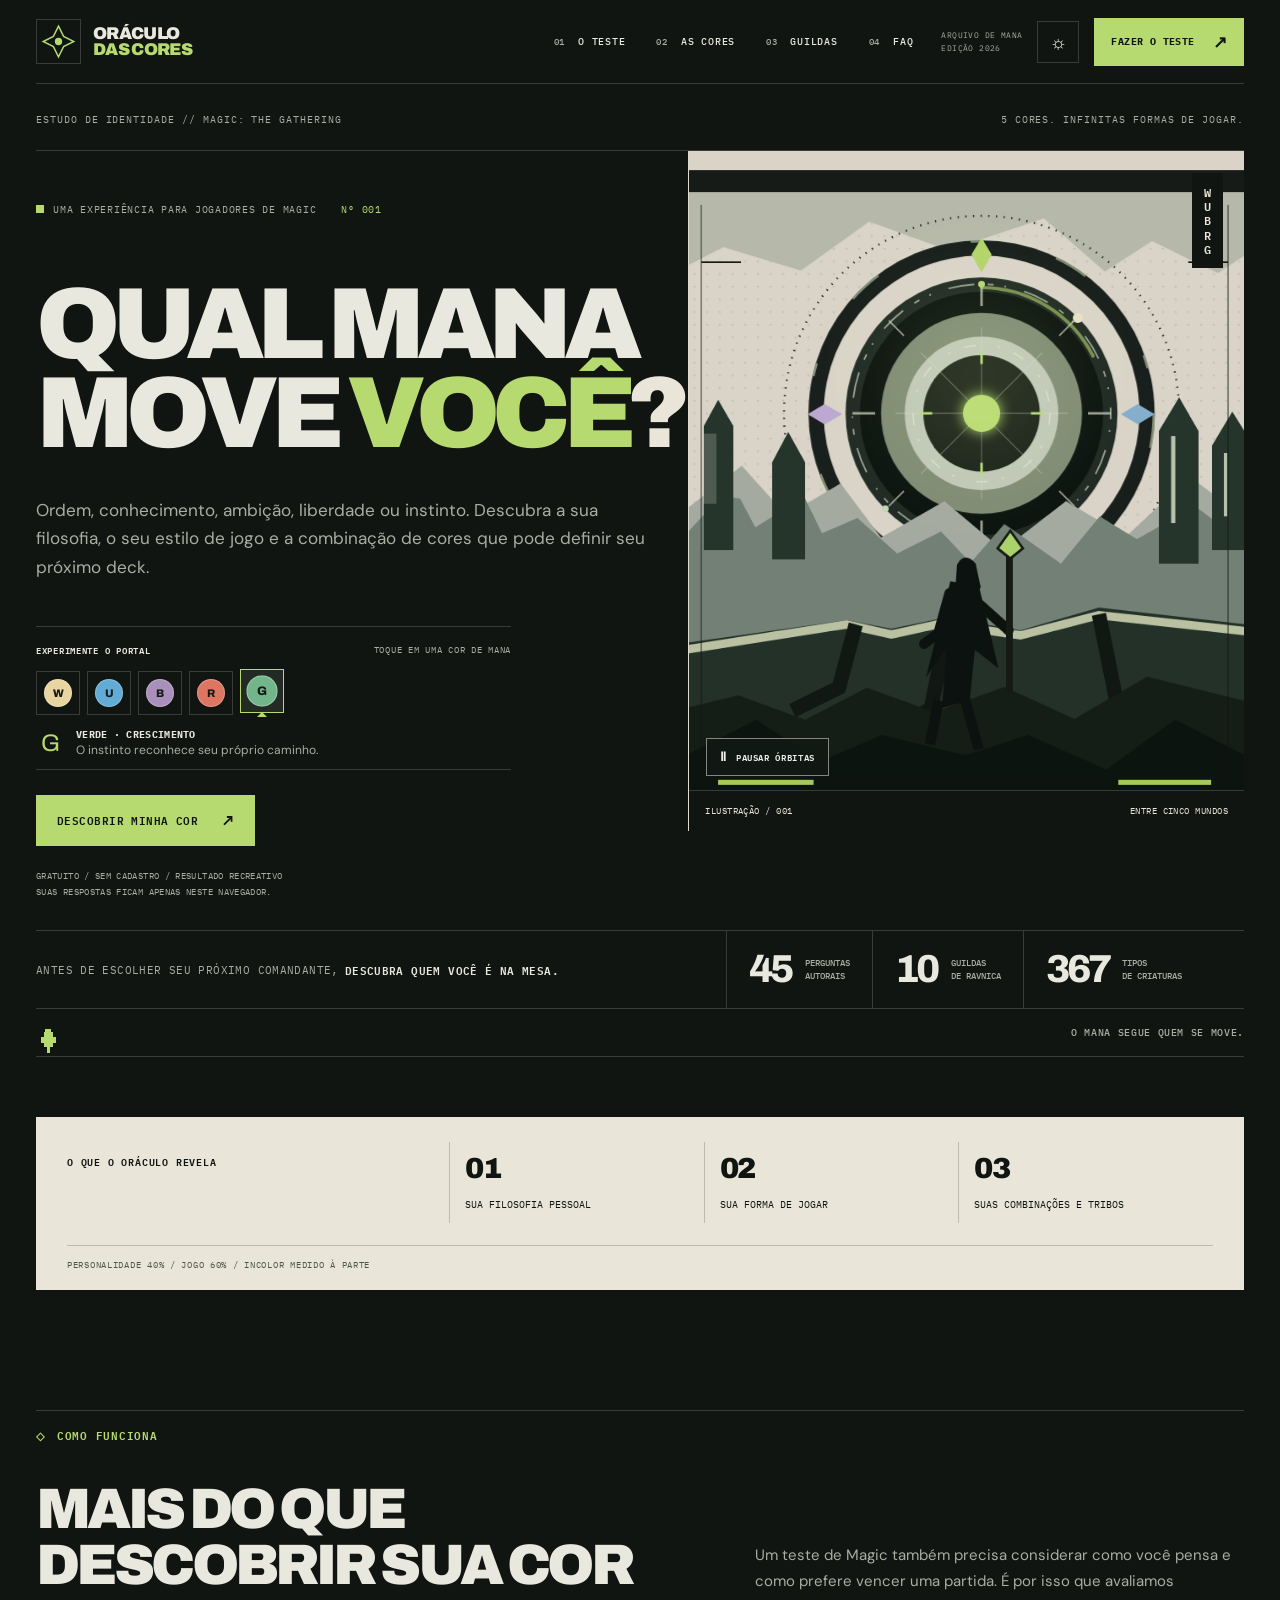
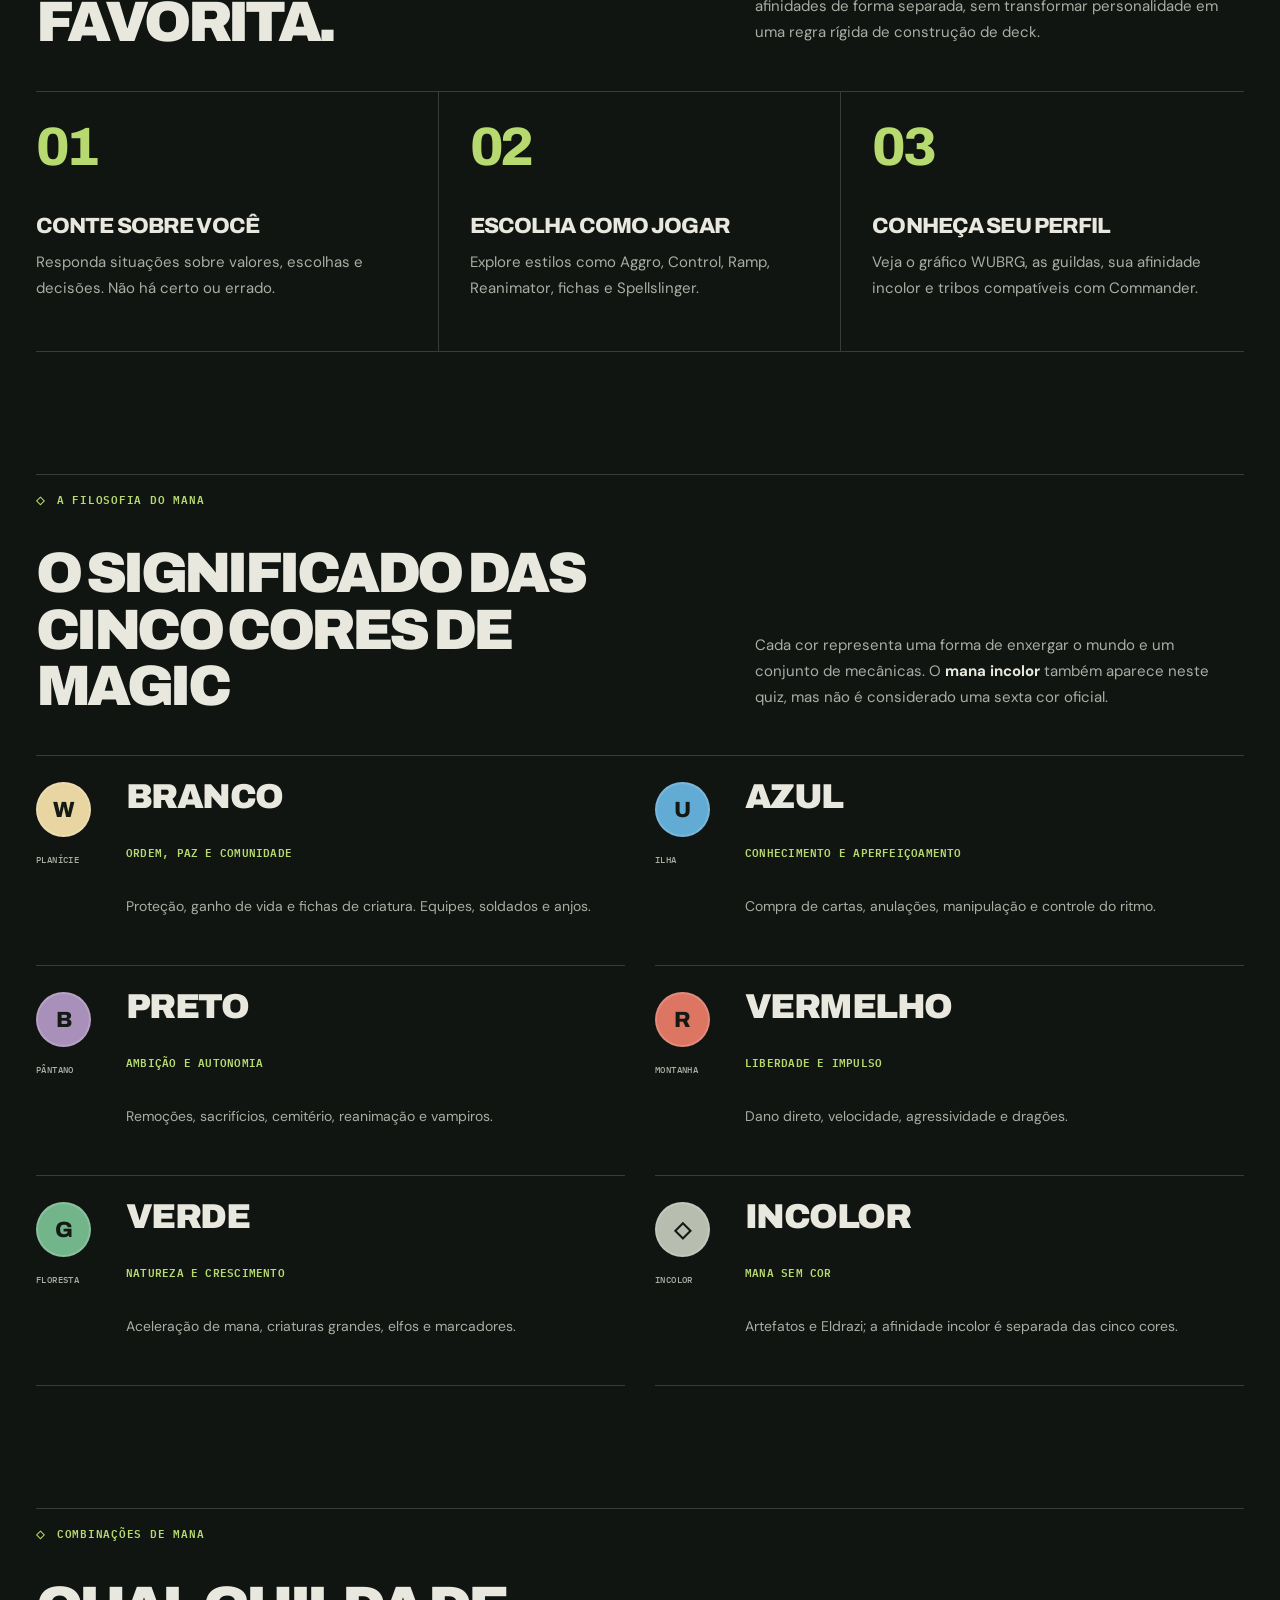
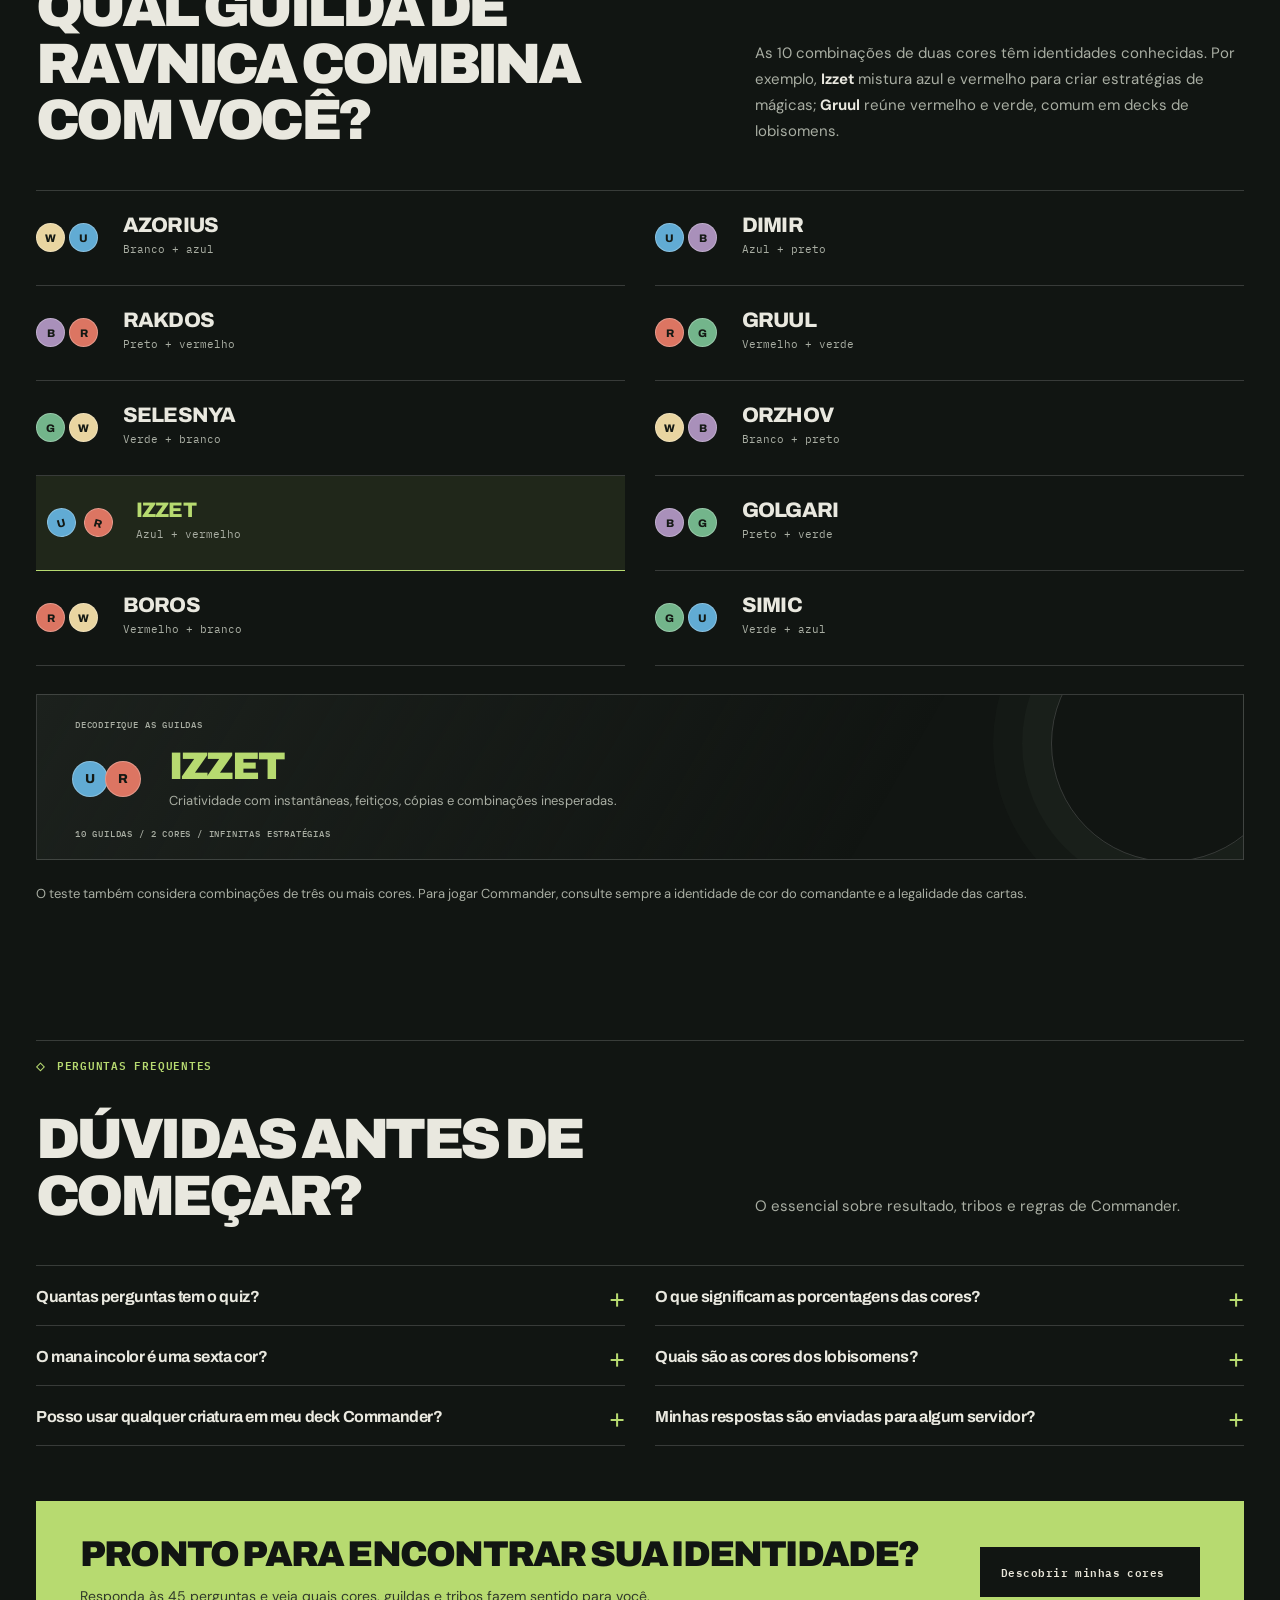
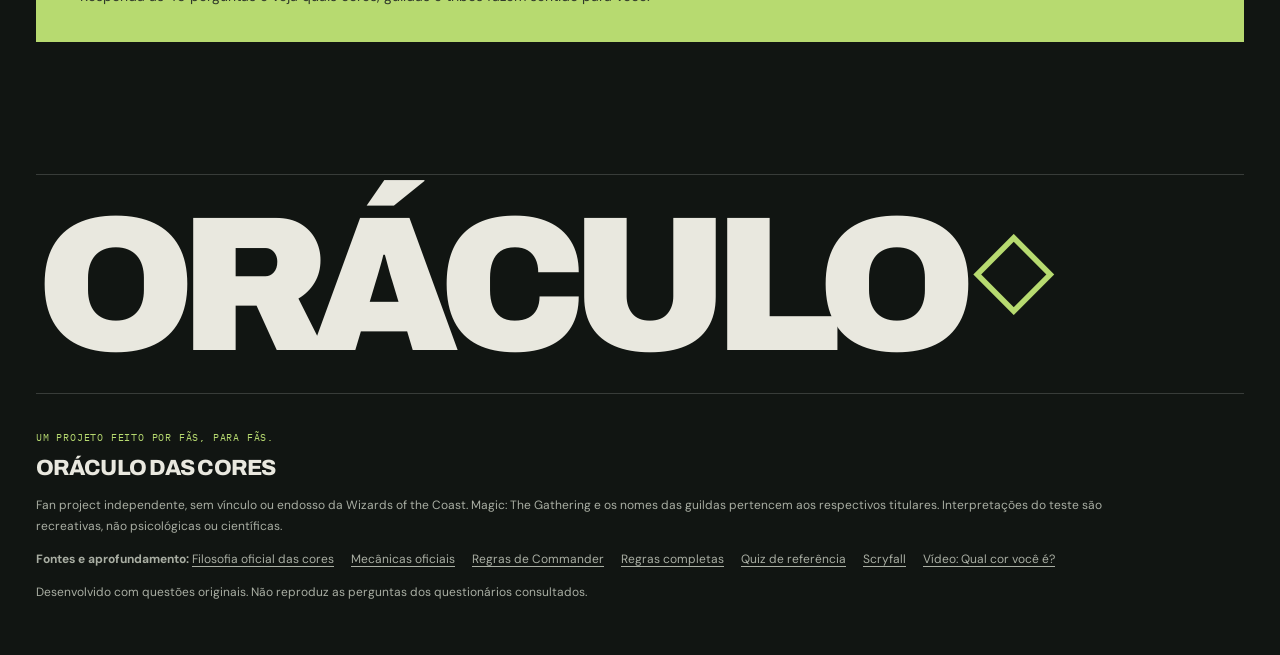
<file: site/index.html>
<!DOCTYPE html>

<html lang="pt-BR">
<head>
<meta charset="utf-8"/><meta content="width=device-width, initial-scale=1" name="viewport"/>
<title>Quiz Magic: Qual Cor de Mana Você É? | Oráculo das Cores</title>
<meta content="Descubra sua cor de Magic: The Gathering! Quiz interativo com 45 perguntas, portal de mana animado, personalidade, Commander, gráfico WUBRG, guildas e tribos." name="description"/>
<meta content="index, follow, max-image-preview:large" name="robots"/>
<meta content="#111312" name="theme-color"/>
<meta content="website" property="og:type"/>
<meta content="pt_BR" property="og:locale"/>
<meta content="Oráculo das Cores" property="og:site_name"/>
<meta content="Quiz Magic: qual cor de mana você é? | Oráculo das Cores" property="og:title"/>
<meta content="45 perguntas, gráfico das cinco cores, guildas como Izzet e Gruul, Commander e tribos de criaturas. Faça seu teste gratuito." property="og:description"/>
<meta content="1200" property="og:image:width"/><meta content="630" property="og:image:height"/>
<meta content="Oráculo das Cores — descubra seu perfil de mana em Magic: The Gathering" property="og:image:alt"/>
<meta content="summary_large_image" name="twitter:card"/>
<meta content="Quiz Magic: qual é sua combinação de cores?" name="twitter:title"/>
<meta content="Responda 45 perguntas e descubra sua identidade de mana, guilda e tribos para Commander." name="twitter:description"/>
<link rel="icon" href="./favicon.ico?v=2" sizes="any" type="image/x-icon"/>
<link rel="icon" href="./assets/img/favicon.svg?v=2" type="image/svg+xml"/>
<link rel="icon" href="./assets/img/favicon-32x32.png?v=2" type="image/png" sizes="32x32"/>
<link rel="manifest" href="./site.webmanifest"/>
<link href="./assets/img/apple-touch-icon.png" rel="apple-touch-icon"/>
<link href="./assets/css/base.css?v=20261118c" rel="stylesheet"/>
<link href="./assets/css/atelier.css?v=20261118c" rel="stylesheet"/><link href="./assets/css/motion.css?v=20261118c" rel="stylesheet"/>
<script src="./assets/js/theme.js?v=20261118c"></script>
<script defer="" src="./assets/js/quiz.js?v=20261118c"></script><script defer="" src="./assets/js/motion.js?v=20261118c"></script>
<script type="application/ld+json">{"@context":"https://schema.org","@type":"WebApplication","name":"Oráculo das Cores — Quiz Magic: The Gathering","description":"Teste recreativo gratuito de 45 perguntas sobre cores de Magic, personalidade e estilo de jogo com gráfico WUBRG e sugestões de tribos para Commander.","applicationCategory":"GameApplication","operatingSystem":"Qualquer navegador moderno","inLanguage":"pt-BR","isAccessibleForFree":true}</script>
<link href="https://fonts.googleapis.com" rel="preconnect"/><link crossorigin="" href="https://fonts.gstatic.com" rel="preconnect"/><link href="https://fonts.googleapis.com/css2?family=Archivo:wght@500;600;700;800;900&amp;family=DM+Sans:wght@400;500;600;700&amp;family=IBM+Plex+Mono:wght@400;500;600&amp;display=swap" rel="stylesheet"/></head>
<body data-screen="intro"><div class="reading-progress" aria-hidden="true"><span id="readingFill"></span></div><a class="skip-link" href="#conteudo">Pular para o conteúdo</a>
<div class="wrap">
<header class="header" role="banner"><a aria-label="Oráculo das Cores, início" class="identity" href="./"><span aria-hidden="true" class="identity-mark"><svg height="35" viewbox="0 0 48 48" width="35"><path d="M24 3 31 17 45 24 31 31 24 45 17 31 3 24 17 17Z" fill="none" stroke="currentColor" stroke-width="2"></path><circle cx="24" cy="24" fill="currentColor" r="5"></circle></svg></span><span class="identity-name">ORÁCULO<span>DAS CORES</span></span></a>
<nav aria-label="Navegação principal" class="topnav"><a href="#como-funciona"><i>01</i> O TESTE</a><a href="#guia-de-cores"><i>02</i> AS CORES</a><a href="#guia-guildas"><i>03</i> GUILDAS</a><a href="#perguntas-frequentes"><i>04</i> FAQ</a></nav>
<div class="header-actions"><span class="edition">ARQUIVO DE MANA<br/>EDIÇÃO 2026</span><button aria-label="Alternar tema claro e escuro" class="theme-switch" id="themeToggle" title="Alternar tema" type="button"><span aria-hidden="true" data-icon="">☼</span></button><button class="header-launch" id="headerStart" type="button">FAZER O TESTE <span aria-hidden="true">↗</span></button></div></header>
<main id="conteudo">
<section class="screen" id="introScreen"><div class="hero" id="hero">
<div class="hero-preface"><span class="meta">ESTUDO DE IDENTIDADE // MAGIC: THE GATHERING</span><span class="meta">5 CORES. INFINITAS FORMAS DE JOGAR.</span></div>
<div class="hero-main">
<div class="hero-copy"><div class="hero-index"><span aria-hidden="true" class="index-square"></span> UMA EXPERIÊNCIA PARA JOGADORES DE MAGIC <span class="index-n">Nº 001</span></div>
<h1>QUAL MANA<br/>MOVE <span>VOCÊ<span class="hero-stop">?</span></span></h1>
<p class="hero-description">Ordem, conhecimento, ambição, liberdade ou instinto. Descubra a sua filosofia, o seu estilo de jogo e a combinação de cores que pode definir seu próximo deck.</p>
<div class="mana-tuner" aria-label="Explore as cinco cores de mana">
 <div class="tuner-header"><span>EXPERIMENTE O PORTAL</span><small>TOQUE EM UMA COR DE MANA</small></div>
 <div class="tuner-buttons" role="group" aria-label="Selecionar afinidade de mana para visualizar">
  <button type="button" class="tuner-color" data-mana="W" aria-label="Explorar mana branco" aria-pressed="false"><span class="mana W" aria-hidden="true">W</span></button>
  <button type="button" class="tuner-color" data-mana="U" aria-label="Explorar mana azul" aria-pressed="false"><span class="mana U" aria-hidden="true">U</span></button>
  <button type="button" class="tuner-color" data-mana="B" aria-label="Explorar mana preto" aria-pressed="false"><span class="mana B" aria-hidden="true">B</span></button>
  <button type="button" class="tuner-color" data-mana="R" aria-label="Explorar mana vermelho" aria-pressed="false"><span class="mana R" aria-hidden="true">R</span></button>
  <button type="button" class="tuner-color active" data-mana="G" aria-label="Explorar mana verde" aria-pressed="true"><span class="mana G" aria-hidden="true">G</span></button>
 </div>
 <div class="tuner-message" aria-live="polite"><span class="tuner-sigil" id="manaSigil" aria-hidden="true">◇</span><p id="manaPreview"><strong>VERDE · CRESCIMENTO</strong><span>O instinto reconhece seu próprio caminho.</span></p></div>
</div><div class="hero-cta"><button class="btn primary" id="start" type="button">DESCOBRIR MINHA COR <span aria-hidden="true">↗</span></button><button class="btn secondary" hidden="" id="resume" type="button">CONTINUAR TESTE SALVO <span aria-hidden="true">→</span></button></div>
<div class="hero-legal">GRATUITO / SEM CADASTRO / RESULTADO RECREATIVO<br/>SUAS RESPOSTAS FICAM APENAS NESTE NAVEGADOR.</div>
</div>
<div class="hero-visual" id="portalStage" data-mana="G"><svg xmlns="http://www.w3.org/2000/svg" viewBox="0 0 680 760" class="portal-illustration" role="img" aria-labelledby="art-title" focusable="false">
<title id="art-title">Viajante de planos sob um eclipse místico</title>
<defs>
<pattern id="portal-dots" width="15" height="15" patternUnits="userSpaceOnUse"><circle cx="3" cy="3" r="1" fill="#111512" opacity=".18"/></pattern>
<clipPath id="portal-clip"><rect width="680" height="760"/></clipPath>
</defs><style>
.portal-orbit{transform-box:view-box;transform-origin:358px 288px}
.portal-orbit-outer{animation:orbitClockwise 46s linear infinite}
.portal-orbit-middle{animation:orbitCounter 28s linear infinite}
.portal-orbit-inner{animation:orbitClockwise 17s linear infinite}
.portal-heart{transform-box:view-box;transform-origin:358px 288px;animation:heartPulse 4s ease-in-out infinite}
@keyframes orbitClockwise{to{transform:rotate(360deg)}}
@keyframes orbitCounter{to{transform:rotate(-360deg)}}
@keyframes heartPulse{50%{opacity:.74;transform:scale(1.06)}}
@media(prefers-reduced-motion:reduce){.portal-orbit,.portal-heart{animation:none!important}}
</style>
<g clip-path="url(#portal-clip)">
<rect width="680" height="760" fill="#d9d4c7"/>
<rect x="0" y="0" width="680" height="760" fill="url(#portal-dots)"/>
<path d="M0 0H680V94L638 122 560 84 504 120 432 57 319 95 225 61 144 119 52 91 0 118Z" fill="#b6b9a9"/>
<path d="M0 0H680V26H0Z" fill="#171b18"/>
<!-- Multi-ring astronomical mechanism. Each layer rotates independently. -->
<g class="portal-structure" aria-hidden="true">
  <circle cx="358" cy="288" r="205" fill="#181e1b"/>
  <circle cx="358" cy="288" r="187" fill="#d9d4c7"/>
  <circle cx="358" cy="288" r="161" fill="#202a24"/>
  <circle cx="358" cy="288" r="144" fill="#0b130f"/>
  <circle cx="358" cy="288" r="119" fill="#7f8b73"/>
  <circle cx="358" cy="288" r="91" fill="#c0c8b6"/>
  <circle cx="358" cy="288" r="69" fill="#1a201a"/>
</g>
<!-- SLOW / clockwise, gemstones travel on the outer orbital circumference. -->
<g class="portal-orbit portal-orbit-outer" aria-hidden="true">
 <circle cx="358" cy="288" r="234" stroke="#151b17" stroke-width="2.5" fill="none" stroke-dasharray="1.5 7.6" opacity=".9" />
 <circle cx="358" cy="288" r="204" stroke="#9eae91" stroke-width="3" fill="none" stroke-dasharray="41 118 16 88" opacity=".75"/>
 <path d="m358 121 12-21-12-20-12 20Z" fill="#b3d36a" />
 <path d="M523 289l20-12 20 12-20 12Z" fill="#84aecb" />
 <path d="m358 455 12 20-12 21-12-21Z" fill="#c07b61" />
 <path d="M193 289l-21-12-20 12 20 12Z" fill="#bca8d0" />
 <circle cx="472" cy="175" r="6" fill="#e8e0c4" />
 <circle cx="244" cy="401" r="4" fill="#c6d4b9" />
</g>
<!-- MEDIUM / counter-clockwise. Uneven engraved graduations make the motion visible. -->
<g class="portal-orbit portal-orbit-middle" aria-hidden="true">
 <circle cx="358" cy="288" r="153" stroke="#dde4d0" stroke-width="2" fill="none" stroke-dasharray="7 13 2 22 31 16" stroke-opacity=".6"/>
 <path d="M358 134v27M358 415v27M205 288h27M484 288h27" stroke="#d2dac4" stroke-width="3" stroke-opacity=".7" />
 <path d="M248 178 266 196M468 178 450 196M248 398l18-18M468 398l-18-18" stroke="#d2dac4" stroke-width="1.8" stroke-opacity=".65" />
 <circle cx="358" cy="135" r="4" fill="#b6d870"/>
 <path d="M358 139 A149 149 0 0 1 490 220" stroke="#b5d36b" stroke-width="4" fill="none" stroke-linecap="round" opacity=".6" />
</g>
<!-- FAST / clockwise fine astrolabe disk. -->
<g class="portal-orbit portal-orbit-inner" aria-hidden="true">
 <path d="M358 186v204M256 288h204M286 216l144 144M430 216 286 360" stroke="#d5dbc9" stroke-width="1.3" stroke-opacity=".32"/>
 <circle cx="358" cy="288" r="81" stroke="#e2ead5" stroke-width="1.7" fill="none" stroke-dasharray="14 26 3 17" stroke-opacity=".58" />
 <path d="M358 215v13M358 348v13M285 288h13M418 288h13" stroke="#b4d978" stroke-width="3" stroke-linecap="square"/>
</g>
<g class="portal-heart" aria-hidden="true"><circle cx="358" cy="288" r="22" fill="#9fd15b" /></g>
<!-- ruins and silhouettes -->
<path d="M0 408 74 350 127 409 191 371 239 435 314 392 383 450 458 392 529 434 605 363 680 420V760H0Z" fill="#a5aaa1"/>
<path d="M0 440 49 386 72 389 90 423 148 387 169 430 211 412 258 454 310 428 345 465 385 419 452 466 498 410 542 437 611 398 680 450V760H0Z" fill="#728075"/>
<!-- cathedral pillars -->
<path d="M8 450h56V303l-18-31-17 31v147Z" fill="#26352c"/>
<path d="M28 312h16v83H28Z" fill="#d9d4c7" opacity=".23"/>
<path d="M110 461h39V346l-20-36-19 36Z" fill="#26352c"/>
<path d="M568 466h47V309l-23-40-24 40Z" fill="#26352c"/>
<path d="M631 450h49V326l-25-40-24 40Z" fill="#26352c"/>
<path d="M585 315v103" stroke="#b7c0ac" stroke-width="5"/>
<path d="M647 335v75" stroke="#b7c0ac" stroke-width="4"/>
<!-- fractured bridge -->
<path d="M0 561 198 533 251 543 315 530 404 545 497 518 680 539V760H0Z" fill="#243128"/>
<path d="M0 569 198 538 251 550 310 537 404 551 497 527 680 547" fill="none" stroke="#b9c1a2" stroke-width="10"/>
<path d="M209 538l-20 75-55 27M318 538l-20 100-46 26M497 526l20 99 45 27" fill="none" stroke="#111713" stroke-width="17"/>
<path d="M0 639 70 622 149 651 222 613 302 642 385 612 468 650 554 600 680 631V760H0Z" fill="#151d17"/>
<path d="M0 697 91 651 168 700 240 669 339 693 413 669 506 710 587 651 680 698V760H0Z" fill="#0c1410"/>
<!-- lone traveler silhouette -->
<path d="M329 467q9-16 22-1l6 28-8 13-22-12Z" fill="#0c120f"/>
<path d="M321 487 355 493 378 590 350 568 344 628 311 637 317 564 292 601Z" fill="#0c120f"/>
<path d="M320 501 307 548 290 561" fill="none" stroke="#0c120f" stroke-width="12" stroke-linecap="round"/>
<path d="M352 511 390 545" fill="none" stroke="#0c120f" stroke-width="12" stroke-linecap="round"/>
<path d="M391 442v176" stroke="#151a14" stroke-width="8"/>
<path d="m392 427-15 21 15 12 15-12Z" fill="#aad46a" stroke="#151a14" stroke-width="3"/>
<path d="M306 634 298 674M339 629l14 51" stroke="#0c120f" stroke-width="12" stroke-linecap="square"/>
<!-- foreground framing graphic lines -->
<path d="M26 41V727H650V41" fill="none" stroke="#111713" stroke-opacity=".45" stroke-width="2"/>
<path d="M46 725h113M520 725h110" stroke="#a5c85a" stroke-width="6"/>
<path d="M26 109h47M603 109h47" stroke="#111713" stroke-width="2"/>
</g>
</svg>
<div aria-hidden="true" class="portal-aurora"></div><button type="button" id="motionToggle" class="motion-toggle" aria-pressed="false" aria-label="Pausar animações do portal"><span class="motion-icon" aria-hidden="true">Ⅱ</span><span class="motion-label">PAUSAR ÓRBITAS</span></button><div class="visual-tag"><span>ILUSTRAÇÃO / 001</span><span>ENTRE CINCO MUNDOS</span></div><div aria-hidden="true" class="visual-stamp">W<br/>U<br/>B<br/>R<br/>G</div></div>
</div>
<div class="hero-floor"><div class="hero-floor-label">ANTES DE ESCOLHER SEU PRÓXIMO COMANDANTE, <strong>DESCUBRA QUEM VOCÊ É NA MESA.</strong></div><div class="hero-count"><strong>45</strong><span>PERGUNTAS<br/>AUTORAIS</span></div><div class="hero-count"><strong>10</strong><span>GUILDAS<br/>DE RAVNICA</span></div><div class="hero-count"><strong id="totalTypes">367</strong><span>TIPOS<br/>DE CRIATURAS</span></div></div>
</div>
<div aria-hidden="true" class="traveler-line"><span class="line-traveler"><svg height="24" shape-rendering="crispEdges" viewbox="0 0 16 16" width="24"><rect height="2" width="4" x="6" y="0"></rect><rect height="3" width="6" x="5" y="2"></rect><rect height="4" width="10" x="3" y="5"></rect><rect height="3" width="6" x="5" y="9"></rect><rect height="4" width="2" x="7" y="12"></rect></svg></span><span class="traveler-note">O MANA SEGUE QUEM SE MOVE.</span></div><div class="intro-ledger"><span>O QUE O ORÁCULO REVELA</span><p><b>01</b> SUA FILOSOFIA PESSOAL</p><p><b>02</b> SUA FORMA DE JOGAR</p><p><b>03</b> SUAS COMBINAÇÕES E TRIBOS</p><small>PERSONALIDADE 40% / JOGO 60% / INCOLOR MEDIDO À PARTE</small></div>
<section aria-labelledby="how-title" class="editorial" id="como-funciona">
<div class="section-kicker">COMO FUNCIONA</div>
<div class="editorial-head"><h2 id="how-title">Mais do que descobrir sua cor favorita.</h2><p>Um teste de Magic também precisa considerar como você pensa e como prefere vencer uma partida. É por isso que avaliamos afinidades de forma separada, sem transformar personalidade em uma regra rígida de construção de deck.</p></div>
<div class="steps-grid">
<article class="step-card"><span class="step-number">01</span><h3>Conte sobre você</h3><p>Responda situações sobre valores, escolhas e decisões. Não há certo ou errado.</p></article>
<article class="step-card"><span class="step-number">02</span><h3>Escolha como jogar</h3><p>Explore estilos como Aggro, Control, Ramp, Reanimator, fichas e Spellslinger.</p></article>
<article class="step-card"><span class="step-number">03</span><h3>Conheça seu perfil</h3><p>Veja o gráfico WUBRG, as guildas, sua afinidade incolor e tribos compatíveis com Commander.</p></article>
</div>
</section>
<section aria-labelledby="colors-title" class="editorial" id="guia-de-cores">
<div class="section-kicker">A FILOSOFIA DO MANA</div>
<div class="editorial-head"><h2 id="colors-title">O significado das cinco cores de Magic</h2><p>Cada cor representa uma forma de enxergar o mundo e um conjunto de mecânicas. O <strong>mana incolor</strong> também aparece neste quiz, mas não é considerado uma sexta cor oficial.</p></div>
<div class="lore-grid"><article aria-label="Mana Branco" class="lore-card lore-W"><div class="lore-top"><span aria-hidden="true" class="mana W">W</span><span class="lore-land">Planície</span></div><h3>Branco</h3><p class="lore-essence">Ordem, paz e comunidade</p><p>Proteção, ganho de vida e fichas de criatura. Equipes, soldados e anjos.</p></article>
<article aria-label="Mana Azul" class="lore-card lore-U"><div class="lore-top"><span aria-hidden="true" class="mana U">U</span><span class="lore-land">Ilha</span></div><h3>Azul</h3><p class="lore-essence">Conhecimento e aperfeiçoamento</p><p>Compra de cartas, anulações, manipulação e controle do ritmo.</p></article>
<article aria-label="Mana Preto" class="lore-card lore-B"><div class="lore-top"><span aria-hidden="true" class="mana B">B</span><span class="lore-land">Pântano</span></div><h3>Preto</h3><p class="lore-essence">Ambição e autonomia</p><p>Remoções, sacrifícios, cemitério, reanimação e vampiros.</p></article>
<article aria-label="Mana Vermelho" class="lore-card lore-R"><div class="lore-top"><span aria-hidden="true" class="mana R">R</span><span class="lore-land">Montanha</span></div><h3>Vermelho</h3><p class="lore-essence">Liberdade e impulso</p><p>Dano direto, velocidade, agressividade e dragões.</p></article>
<article aria-label="Mana Verde" class="lore-card lore-G"><div class="lore-top"><span aria-hidden="true" class="mana G">G</span><span class="lore-land">Floresta</span></div><h3>Verde</h3><p class="lore-essence">Natureza e crescimento</p><p>Aceleração de mana, criaturas grandes, elfos e marcadores.</p></article>
<article aria-label="Mana ◇" class="lore-card lore-C"><div class="lore-top"><span aria-hidden="true" class="mana C">◇</span><span class="lore-land">Incolor</span></div><h3>Incolor</h3><p class="lore-essence">Mana sem cor</p><p>Artefatos e Eldrazi; a afinidade incolor é separada das cinco cores.</p></article></div>
</section>
<section aria-labelledby="guilds-title" class="editorial" id="guia-guildas">
<div class="section-kicker">COMBINAÇÕES DE MANA</div>
<div class="editorial-head"><h2 id="guilds-title">Qual guilda de Ravnica combina com você?</h2><p>As 10 combinações de duas cores têm identidades conhecidas. Por exemplo, <strong>Izzet</strong> mistura azul e vermelho para criar estratégias de mágicas; <strong>Gruul</strong> reúne vermelho e verde, comum em decks de lobisomens.</p></div>
<div class="guild-grid"><button class="guild-item" data-guild="WU" type="button" aria-pressed="false"><span aria-hidden="true" class="guild-icons"><span class="mana sm W">W</span><span class="mana sm U">U</span></span><div><strong>Azorius</strong><small>Branco + azul</small></div></button>
<button class="guild-item" data-guild="UB" type="button" aria-pressed="false"><span aria-hidden="true" class="guild-icons"><span class="mana sm U">U</span><span class="mana sm B">B</span></span><div><strong>Dimir</strong><small>Azul + preto</small></div></button>
<button class="guild-item" data-guild="BR" type="button" aria-pressed="false"><span aria-hidden="true" class="guild-icons"><span class="mana sm B">B</span><span class="mana sm R">R</span></span><div><strong>Rakdos</strong><small>Preto + vermelho</small></div></button>
<button class="guild-item" data-guild="RG" type="button" aria-pressed="false"><span aria-hidden="true" class="guild-icons"><span class="mana sm R">R</span><span class="mana sm G">G</span></span><div><strong>Gruul</strong><small>Vermelho + verde</small></div></button>
<button class="guild-item" data-guild="GW" type="button" aria-pressed="false"><span aria-hidden="true" class="guild-icons"><span class="mana sm G">G</span><span class="mana sm W">W</span></span><div><strong>Selesnya</strong><small>Verde + branco</small></div></button>
<button class="guild-item" data-guild="WB" type="button" aria-pressed="false"><span aria-hidden="true" class="guild-icons"><span class="mana sm W">W</span><span class="mana sm B">B</span></span><div><strong>Orzhov</strong><small>Branco + preto</small></div></button>
<button class="guild-item" data-guild="UR" type="button" aria-pressed="false"><span aria-hidden="true" class="guild-icons"><span class="mana sm U">U</span><span class="mana sm R">R</span></span><div><strong>Izzet</strong><small>Azul + vermelho</small></div></button>
<button class="guild-item" data-guild="BG" type="button" aria-pressed="false"><span aria-hidden="true" class="guild-icons"><span class="mana sm B">B</span><span class="mana sm G">G</span></span><div><strong>Golgari</strong><small>Preto + verde</small></div></button>
<button class="guild-item" data-guild="RW" type="button" aria-pressed="false"><span aria-hidden="true" class="guild-icons"><span class="mana sm R">R</span><span class="mana sm W">W</span></span><div><strong>Boros</strong><small>Vermelho + branco</small></div></button>
<button class="guild-item" data-guild="GU" type="button" aria-pressed="false"><span aria-hidden="true" class="guild-icons"><span class="mana sm G">G</span><span class="mana sm U">U</span></span><div><strong>Simic</strong><small>Verde + azul</small></div></button></div>
<div class="guild-inspector" id="guildInspector" aria-live="polite"><span class="inspector-kicker">DECODIFIQUE AS GUILDAS</span><div class="inspector-main"><div id="guildInspectorIcons" class="guild-inspector-icons"><span class="mana sm U">U</span><span class="mana sm R">R</span></div><div><h3 id="guildInspectorTitle">IZ<span>ZET</span></h3><p id="guildInspectorDesc">Experimente selecionar uma guilda acima e descubra seu estilo de jogo.</p></div></div><span class="inspector-foot">10 GUILDAS / 2 CORES / INFINITAS ESTRATÉGIAS</span></div><p class="fine guild-note">O teste também considera combinações de três ou mais cores. Para jogar Commander, consulte sempre a identidade de cor do comandante e a legalidade das cartas.</p>
</section>
<section aria-labelledby="faq-title" class="editorial" id="perguntas-frequentes">
<div class="section-kicker">PERGUNTAS FREQUENTES</div>
<div class="editorial-head"><h2 id="faq-title">Dúvidas antes de começar?</h2><p>O essencial sobre resultado, tribos e regras de Commander.</p></div>
<div class="faq-grid">
<details><summary>Quantas perguntas tem o quiz?</summary><p>São 45 perguntas autorais sobre personalidade, situações reais, estratégias, Commander e criaturas. O teste é gratuito e funciona sem cadastro.</p></details>
<details><summary>O que significam as porcentagens das cores?</summary><p>Os percentuais do gráfico representam afinidade relativa das cinco cores de Magic; a soma é 100%. Não são medidas científicas nem probabilidades.</p></details>
<details><summary>O mana incolor é uma sexta cor?</summary><p>Não. Ele é apresentado como índice independente, sem participar da divisão percentual entre branco, azul, preto, vermelho e verde.</p></details>
<details><summary>Quais são as cores dos lobisomens?</summary><p>O tema tribal de lobisomens é principalmente vermelho e verde (Gruul), embora existam cartas de outras cores, incluindo preto. As sugestões consideram a identidade escolhida e os filtros de consulta no Scryfall.</p></details>
<details><summary>Posso usar qualquer criatura em meu deck Commander?</summary><p>Não. Além de ser legal no formato, cada carta deve respeitar a identidade de cor do seu comandante. Os links do resultado levam a buscas filtradas, que precisam ser conferidas antes da montagem do deck.</p></details>
<details><summary>Minhas respostas são enviadas para algum servidor?</summary><p>Não. O quiz calcula o resultado localmente no navegador e usa armazenamento local para permitir continuar depois. Consultar cartas no Scryfall abre um site externo.</p></details>
</div>
<div class="end-cta"><div><strong>Pronto para encontrar sua identidade?</strong><p>Responda às 45 perguntas e veja quais cores, guildas e tribos fazem sentido para você.</p></div><button class="btn" id="startBottom" type="button">Descobrir minhas cores</button></div>
</section>
</section>
<section aria-label="Questionário de Magic: The Gathering" class="screen quizwrap" hidden="" id="quizScreen"><p class="eyebrow">SESSÃO DE LEITURA / SEU PERFIL DE MANA</p><div class="quiz-topline topline"><span class="seclabel" id="sectionText"></span><span class="pill" id="counter"></span></div><div aria-label="Progresso" aria-valuemax="45" aria-valuemin="0" class="progress" id="progress" role="progressbar"><div id="progressFill"></div></div><div class="quiz-surface"><aside aria-hidden="true" class="quiz-rail"><span class="rail-caption">ESTAÇÃO // 01</span><div class="rail-number" id="railNumber">01<span>/45</span></div><span class="rail-small">RESPONDA POR INSTINTO.<br/>NÃO EXISTEM ESCOLHAS ERRADAS.</span><div class="rail-sigils"><span>W</span><span>U</span><span>B</span><span>R</span><span>G</span></div></aside><div class="quiz-content"><h2 aria-live="polite" class="qtitle" id="questionText" tabindex="-1"></h2><div aria-label="Selecione uma alternativa, de 1 a 6" class="options" id="optionContainer" role="group"></div><div class="qnav"><button class="btn ghost" id="previous">← Voltar</button><button class="btn" disabled="" id="next">Próxima pergunta →</button></div><p class="hint">Use as teclas 1 a 6 para selecionar opções. O teste não tem respostas certas ou erradas.</p></div></div><p class="fine" style="text-align:center;margin:15px">Respostas salvas automaticamente neste dispositivo.</p></section>
<section aria-label="Seu resultado do Oráculo das Cores" class="screen results" hidden="" id="resultScreen"><span class="pill">REGISTRO DE PLANESWALKER / RESULTADO</span><p class="result-overline">VOCÊ NÃO ESCOLHE UMA COR. VOCÊ REVELA UMA FILOSOFIA.</p><h2 id="heroResultTitle"></h2><p class="muted" id="resultLead"></p>
<div class="grid one-third"><div class="card"><h3>Distribuição das cinco cores</h3><div class="grid" style="align-items:center"><div class="round" id="donut"></div><div id="mainBars"></div></div><p class="note">Os percentuais somam 100% e mostram uma distribuição relativa dos pontos do teste — não uma probabilidade científica.</p></div><div class="card"><h3>Sua afinidade incolor</h3><div class="big-color"><span class="mana C">◇</span><b id="colorlessPct"></b></div><div class="track"><div class="fill" id="colorlessFill" style="background:var(--C)"></div></div><p class="fine" id="colorlessInfo" style="margin-top:15px"></p><div class="callout"><b>Importante:</b> incolor não é uma sexta cor. O índice ◇ mede afinidade por estratégias com artefatos, Eldrazi e recursos incolores, à parte do gráfico WUBRG.</div></div></div>
<div class="grid" style="margin-top:18px"><div class="card"><h3>Você na vida: personalidade e valores</h3><div id="personalityBars"></div></div><div class="card"><h3>Você jogando Magic</h3><div id="gameBars"></div></div></div>
<div class="grid" style="margin-top:18px"><div class="card"><h3>Sua combinação mais compatível</h3><div id="primaryCombo"></div><div id="secondaryCombo"></div></div><div class="card"><h3>Seu estilo de deck</h3><p class="fine">As preferências por mecânicas têm pontuação própria, separada da filosofia de cores.</p><div class="chip-list" id="styleChips"></div><p class="score-sub" id="styleExplanation"></p></div></div>
<div class="card" style="margin-top:18px"><div class="sectioncap"><div><h3>Tribos de criaturas recomendadas</h3><p class="fine">Sugestões baseadas na combinação de cores <strong>e</strong> no estilo de jogo. Não equivalem a dizer que todas as cartas de um tipo têm aquelas cores.</p></div><span class="pill" id="tribeCount"></span></div><div class="tribe-list" id="tribeCards"></div><p class="note" id="tribeNote" style="margin-top:15px"></p></div>
<div class="card" style="margin-top:18px"><h3>Catálogo de todos os tipos de criatura</h3><p class="fine">Lista de <b id="typeTotal2"></b> subtipos oficiais pesquisáveis. Clique em um nome para abrir as cartas no Scryfall, filtrando pela identidade sugerida; alguns tipos são raros ou podem não ter cartas válidas nessa combinação. O catálogo não significa que todos são tribos viáveis.</p><div class="searchline"><input aria-label="Buscar tipo de criatura" autocomplete="off" class="search" id="creatureSearch" placeholder="Buscar Werewolf, Vampire, Elf, Time Lord..." spellcheck="false" type="search"/><span class="pill" id="shownTypes"></span></div><div class="typegrid" id="typeGrid"></div><p class="note" style="margin-top:12px">Nomes Oracle em inglês para tornar a busca de cartas precisa. A lista é um retrato das regras consultadas em novembro de 2026; atualizações futuras podem acrescentar tipos.</p></div>
<div class="accordion"><details><summary>Ver todas as combinações de mana (5 cores, duplas, trios, quatro cores e cinco cores)</summary><div id="comboGlossary"></div></details></div>
<div class="toolbar"><button class="btn" id="copy">Copiar meu resultado</button><button class="btn alt" id="export">Exportar resultado (.json)</button><button class="btn alt" id="print">Imprimir / salvar PDF</button><button class="btn ghost" id="restart">Refazer quiz</button></div><p aria-live="polite" class="fine" id="feedback" role="status"></p></section>
</main>
<footer class="foot"><div aria-hidden="true" class="footer-giant">ORÁCULO<span>◇</span></div><p class="footer-eyebrow">UM PROJETO FEITO POR FÃS, PARA FÃS.</p><div class="brand">ORÁCULO DAS CORES</div><p>Fan project independente, sem vínculo ou endosso da Wizards of the Coast. Magic: The Gathering e os nomes das guildas pertencem aos respectivos titulares. Interpretações do teste são recreativas, não psicológicas ou científicas.</p><p><b>Fontes e aprofundamento:</b> <a href="https://magic.wizards.com/en/news/making-magic/lets-talk-color-pie" rel="noopener noreferrer" target="_blank">Filosofia oficial das cores</a><a href="https://magic.wizards.com/en/news/making-magic/mechanical-color-pie-2021" rel="noopener noreferrer" target="_blank">Mecânicas oficiais</a><a href="https://magic.wizards.com/pt-BR/formats/commander" rel="noopener noreferrer" target="_blank">Regras de Commander</a><a href="https://magic.wizards.com/en/rules" rel="noopener noreferrer" target="_blank">Regras completas</a><a href="https://mtg.cardsrealm.com/pt-br/articles/quiz-qual-cor-de-magic-the-gathering-e-voce" rel="noopener noreferrer" target="_blank">Quiz de referência</a><a href="https://scryfall.com" rel="noopener noreferrer" target="_blank">Scryfall</a><a href="https://www.youtube.com/watch?v=bhkPmJ8bdEU" rel="noopener noreferrer" target="_blank">Vídeo: Qual cor você é?</a></p><p>Desenvolvido com questões originais. Não reproduz as perguntas dos questionários consultados.</p></footer>
</div>
<script id="quiz-data" type="application/json">{"questions":[{"id":1,"section":"Personalidade e valores","text":"O que mais te motiva no dia a dia?","options":[{"text":"Contribuir para algo maior e proteger quem está comigo.","w":{"W":3,"G":1},"tags":["tokens","politics"]},{"text":"Aprender, dominar assuntos complexos e evoluir.","w":{"U":3},"tags":["control","spellslinger"]},{"text":"Ter autonomia, conquistar objetivos e prosperar.","w":{"B":3},"tags":["sacrifice"]},{"text":"Viver intensamente, experimentar e seguir minha vontade.","w":{"R":3},"tags":["aggro"]},{"text":"Crescer no meu ritmo e preservar o que é importante.","w":{"G":3},"tags":["ramp"]},{"text":"Construir sistemas eficientes, sem depender de ninguém.","w":{"C":3,"U":1},"tags":["artifact"]}]},{"id":2,"section":"Personalidade e valores","text":"Quando alguém discorda fortemente de você, sua primeira reação é...","options":[{"text":"Buscar acordo e regras justas para todos.","w":{"W":3},"tags":["politics"]},{"text":"Pedir fatos, analisar e debater com precisão.","w":{"U":3},"tags":["control"]},{"text":"Avaliar o que posso ganhar ou perder com o conflito.","w":{"B":3,"U":1},"tags":["combo"]},{"text":"Expressar exatamente o que sinto, mesmo com intensidade.","w":{"R":3},"tags":["aggro"]},{"text":"Escutar, dar espaço e confiar que as diferenças existem.","w":{"G":3,"W":1},"tags":["ramp"]}]},{"id":3,"section":"Personalidade e valores","text":"Qual dessas qualidades você mais admira?","options":[{"text":"Lealdade.","w":{"W":3},"tags":["tokens"]},{"text":"Inteligência.","w":{"U":3},"tags":["spellslinger"]},{"text":"Determinação.","w":{"B":3},"tags":["sacrifice"]},{"text":"Coragem.","w":{"R":3},"tags":["aggro"]},{"text":"Resiliência.","w":{"G":3},"tags":["ramp"]},{"text":"Precisão e engenhosidade.","w":{"C":3,"U":1},"tags":["artifact"]}]},{"id":4,"section":"Personalidade e valores","text":"Em um grupo novo, você tende a...","options":[{"text":"Organizar as pessoas e ajudar a equipe.","w":{"W":3},"tags":["tokens"]},{"text":"Observar, entender as dinâmicas e só depois agir.","w":{"U":3},"tags":["control"]},{"text":"Identificar oportunidades e aliados estratégicos.","w":{"B":3},"tags":["politics"]},{"text":"Puxar assunto e criar energia no ambiente.","w":{"R":3},"tags":["aggro"]},{"text":"Apoiar sem impor liderança.","w":{"G":3},"tags":["ramp"]}]},{"id":5,"section":"Personalidade e valores","text":"Qual é a melhor maneira de mudar o mundo?","options":[{"text":"Reformar instituições e estabelecer direitos.","w":{"W":3,"U":1},"tags":["stax"]},{"text":"Investir em ciência, educação e inovação.","w":{"U":3},"tags":["spellslinger"]},{"text":"Dar liberdade para cada pessoa buscar seus objetivos.","w":{"B":3},"tags":["combo"]},{"text":"Questionar convenções e provocar mudanças imediatas.","w":{"R":3},"tags":["aggro"]},{"text":"Restaurar o equilíbrio com a natureza e o que já funciona.","w":{"G":3},"tags":["ramp"]},{"text":"Criar tecnologias que substituam processos falhos.","w":{"C":3,"U":1},"tags":["artifact"]}]},{"id":6,"section":"Personalidade e valores","text":"Se pudesse escolher um superpoder, escolheria...","options":[{"text":"Criar barreiras para proteger outras pessoas.","w":{"W":3},"tags":["lifegain"]},{"text":"Controlar o tempo para antecipar possibilidades.","w":{"U":3},"tags":["control"]},{"text":"Trazer alguém ou algo de volta da morte.","w":{"B":3},"tags":["reanimator"]},{"text":"Controlar relâmpagos e fogo.","w":{"R":3},"tags":["burn"]},{"text":"Falar com a natureza e crescer sem limites.","w":{"G":3},"tags":["ramp"]},{"text":"Manipular máquinas e energia pura.","w":{"C":3},"tags":["artifact"]}]},{"id":7,"section":"Personalidade e valores","text":"Diante de uma injustiça, você...","options":[{"text":"Defende um procedimento justo, mesmo que demore.","w":{"W":3},"tags":["politics"]},{"text":"Reúne provas e desmonta os argumentos.","w":{"U":3},"tags":["control"]},{"text":"Usa os recursos disponíveis para virar o jogo.","w":{"B":3},"tags":["sacrifice"]},{"text":"Age imediatamente para defender quem precisa.","w":{"R":3,"W":1},"tags":["aggro"]},{"text":"Protege os vulneráveis e busca reparar o dano.","w":{"G":3,"W":1},"tags":["lifegain"]}]},{"id":8,"section":"Personalidade e valores","text":"O que seria uma vida bem-sucedida para você?","options":[{"text":"Uma comunidade forte e relações estáveis.","w":{"W":3,"G":1},"tags":["tokens"]},{"text":"Conhecimento e capacidade de fazer escolhas informadas.","w":{"U":3},"tags":["control"]},{"text":"Independência financeira e liberdade de decisão.","w":{"B":3},"tags":["combo"]},{"text":"Experiências marcantes e autenticidade.","w":{"R":3},"tags":["aggro"]},{"text":"Paz, saúde e conexão com o ambiente.","w":{"G":3},"tags":["lifegain"]}]},{"id":9,"section":"Personalidade e valores","text":"Qual frase combina mais com você?","options":[{"text":"Juntos, somos mais fortes.","w":{"W":3},"tags":["tokens"]},{"text":"Sempre existe algo novo a descobrir.","w":{"U":3},"tags":["spellslinger"]},{"text":"O resultado importa e todo recurso tem valor.","w":{"B":3},"tags":["sacrifice"]},{"text":"Siga seu coração.","w":{"R":3},"tags":["aggro"]},{"text":"O crescimento leva tempo.","w":{"G":3},"tags":["ramp"]},{"text":"O projeto perfeito funciona sem falhas.","w":{"C":3,"U":1},"tags":["artifact"]}]},{"id":10,"section":"Decisões e dilemas","text":"Você recebe um recurso raro. O que faz?","options":[{"text":"Divide com o grupo para fortalecer todos.","w":{"W":3},"tags":["tokens"]},{"text":"Estuda como multiplicar sua utilidade.","w":{"U":3},"tags":["control"]},{"text":"Guarda ou investe para adquirir vantagem.","w":{"B":3},"tags":["combo"]},{"text":"Usa agora na oportunidade mais empolgante.","w":{"R":3},"tags":["aggro"]},{"text":"Cultiva para que renda naturalmente no futuro.","w":{"G":3},"tags":["ramp"]}]},{"id":11,"section":"Decisões e dilemas","text":"Um plano cuidadosamente preparado falha. Sua reação?","options":[{"text":"Reorganizar funções e proteger a equipe.","w":{"W":3},"tags":["politics"]},{"text":"Diagnosticar a falha e ajustar cada variável.","w":{"U":3},"tags":["control"]},{"text":"Trocar de estratégia sem apego às perdas.","w":{"B":3},"tags":["combo"]},{"text":"Improvisar e agir antes que a chance desapareça.","w":{"R":3},"tags":["aggro"]},{"text":"Aceitar o imprevisto e reconstruir com paciência.","w":{"G":3},"tags":["ramp"]},{"text":"Automatizar para que o erro não se repita.","w":{"C":3,"U":1},"tags":["artifact"]}]},{"id":12,"section":"Decisões e dilemas","text":"Qual preço você aceitaria pagar por uma grande conquista?","options":[{"text":"Só aceito se não prejudicar inocentes.","w":{"W":3},"tags":["lifegain"]},{"text":"Tempo e estudo: primeiro quero entender os riscos.","w":{"U":3},"tags":["control"]},{"text":"Sacrifícios pessoais e recursos, se valer a pena.","w":{"B":3},"tags":["sacrifice"]},{"text":"Assumir um risco alto por algo que amo.","w":{"R":3},"tags":["aggro"]},{"text":"Avançar devagar e respeitar meus limites.","w":{"G":3},"tags":["ramp"]}]},{"id":13,"section":"Decisões e dilemas","text":"Você descobre uma regra pouco eficiente. O que faz?","options":[{"text":"Propõe uma mudança coletiva e transparente.","w":{"W":3},"tags":["politics"]},{"text":"Analisa a regra e cria um modelo melhor.","w":{"U":3},"tags":["control"]},{"text":"Explora uma brecha legítima para ganhar vantagem.","w":{"B":3},"tags":["combo"]},{"text":"Ignora a convenção se estiver impedindo alguém.","w":{"R":3},"tags":["aggro"]},{"text":"Mantém o que funciona e corrige só o necessário.","w":{"G":3},"tags":["ramp"]}]},{"id":14,"section":"Decisões e dilemas","text":"Num cenário de pouca informação, você prefere...","options":[{"text":"Consultar pessoas de confiança.","w":{"W":3},"tags":["politics"]},{"text":"Investigar até reduzir a incerteza.","w":{"U":3},"tags":["control"]},{"text":"Agir de forma calculada usando o que sei.","w":{"B":3},"tags":["combo"]},{"text":"Arriscar e adaptar no caminho.","w":{"R":3},"tags":["aggro"]},{"text":"Seguir experiência e intuição.","w":{"G":3},"tags":["ramp"]}]},{"id":15,"section":"Decisões e dilemas","text":"Em uma disputa, o que considera mais importante?","options":[{"text":"Competir respeitando acordos.","w":{"W":3},"tags":["politics"]},{"text":"Superar pela preparação e técnica.","w":{"U":3},"tags":["control"]},{"text":"Encontrar qualquer linha válida para vencer.","w":{"B":3},"tags":["combo"]},{"text":"Uma partida emocionante e cheia de reviravoltas.","w":{"R":3},"tags":["aggro"]},{"text":"Construir algo consistente e resistente.","w":{"G":3},"tags":["ramp"]},{"text":"O mecanismo executar exatamente como planejei.","w":{"C":3},"tags":["artifact"]}]},{"id":16,"section":"Decisões e dilemas","text":"Como você resolve um problema difícil?","options":[{"text":"Reúno pessoas com habilidades complementares.","w":{"W":3},"tags":["tokens"]},{"text":"Divido em partes e testo hipóteses.","w":{"U":3},"tags":["control"]},{"text":"Busco a solução mais eficaz, mesmo impopular.","w":{"B":3},"tags":["combo"]},{"text":"Experimento imediatamente várias saídas.","w":{"R":3},"tags":["spellslinger"]},{"text":"Começo pela base e deixo evoluir.","w":{"G":3},"tags":["ramp"]}]},{"id":17,"section":"Decisões e dilemas","text":"Ao perder algo importante, você...","options":[{"text":"Recorre à rede de apoio.","w":{"W":3},"tags":["lifegain"]},{"text":"Entende o que ocorreu para não repetir.","w":{"U":3},"tags":["control"]},{"text":"Recupera o que puder e reaproveita o resto.","w":{"B":3},"tags":["graveyard"]},{"text":"Converte a frustração em energia para agir.","w":{"R":3},"tags":["aggro"]},{"text":"Aceita o ciclo e recomeça.","w":{"G":3},"tags":["graveyard"]}]},{"id":18,"section":"Decisões e dilemas","text":"Qual tipo de organização mais te representa?","options":[{"text":"Uma ordem protetora, guiada por princípios.","w":{"W":3},"tags":["tokens"]},{"text":"Uma academia de pesquisa e magia.","w":{"U":3},"tags":["spellslinger"]},{"text":"Uma rede de influência e negócios.","w":{"B":3},"tags":["politics"]},{"text":"Um coletivo livre e criativo.","w":{"R":3},"tags":["aggro"]},{"text":"Uma comunidade ligada à terra.","w":{"G":3},"tags":["ramp"]},{"text":"Uma oficina de autômatos inteligentes.","w":{"C":3,"U":1},"tags":["artifact"]}]},{"id":19,"section":"Estilo de jogo","text":"Como você prefere vencer uma partida de Magic?","options":[{"text":"Com sinergia coletiva e ataques coordenados.","w":{"W":3},"tags":["tokens"]},{"text":"Controlando o jogo até ter a resposta certa.","w":{"U":3},"tags":["control"]},{"text":"Transformando sacrifícios e cemitério em vantagem.","w":{"B":3},"tags":["sacrifice","graveyard"]},{"text":"Causando pressão e dano desde os primeiros turnos.","w":{"R":3},"tags":["aggro","burn"]},{"text":"Acelerando mana e atacando com ameaças gigantes.","w":{"G":3},"tags":["ramp","stompy"]},{"text":"Montando um mecanismo de artefatos.","w":{"C":3,"U":1},"tags":["artifact","combo"]}]},{"id":20,"section":"Estilo de jogo","text":"Que turno inicial parece mais divertido?","options":[{"text":"Criar pequenos bloqueadores e desenvolver mesa.","w":{"W":3},"tags":["tokens"]},{"text":"Guardar mana para responder ao adversário.","w":{"U":3},"tags":["control"]},{"text":"Descartar ou remover a peça-chave do rival.","w":{"B":3},"tags":["discard"]},{"text":"Atacar com criaturas de baixo custo.","w":{"R":3},"tags":["aggro"]},{"text":"Baixar um acelerador de mana.","w":{"G":3},"tags":["ramp"]},{"text":"Colocar uma pedra de mana ou artefato útil.","w":{"C":3},"tags":["artifact"]}]},{"id":21,"section":"Estilo de jogo","text":"Qual resposta a uma remoção global mais te agrada?","options":[{"text":"Proteger minhas criaturas ou reconstruir o exército.","w":{"W":3},"tags":["tokens"]},{"text":"Anular a mágica no momento certo.","w":{"U":3},"tags":["control"]},{"text":"Trazer minhas criaturas do cemitério.","w":{"B":3},"tags":["reanimator"]},{"text":"Fazer o rival pagar por me dar um turno livre.","w":{"R":3},"tags":["burn"]},{"text":"Voltar com mais criaturas grandes.","w":{"G":3},"tags":["stompy"]},{"text":"Recuperar peças de artefato e reiniciar o motor.","w":{"C":3},"tags":["artifact"]}]},{"id":22,"section":"Estilo de jogo","text":"O que mais te diverte quando compra uma carta?","options":[{"text":"Aquela que melhora todo o meu campo.","w":{"W":3},"tags":["tokens"]},{"text":"Mais compras e seleção de cartas.","w":{"U":3},"tags":["draw"]},{"text":"Uma remoção eficiente ou um tutor decisivo.","w":{"B":3},"tags":["control"]},{"text":"Uma mágica explosiva que muda a corrida.","w":{"R":3},"tags":["burn"]},{"text":"Uma ameaça enorme ou mais ramp.","w":{"G":3},"tags":["ramp","stompy"]},{"text":"Uma peça que completa minha máquina.","w":{"C":3,"U":1},"tags":["artifact","combo"]}]},{"id":23,"section":"Estilo de jogo","text":"Você prefere partidas com qual ritmo?","options":[{"text":"Estáveis, com presença constante na mesa.","w":{"W":3},"tags":["tokens"]},{"text":"Lentas, de decisões precisas e respostas.","w":{"U":3},"tags":["control"]},{"text":"Com reviravoltas e negociação de recursos.","w":{"B":3},"tags":["graveyard"]},{"text":"Rápidas, intensas e agressivas.","w":{"R":3},"tags":["aggro"]},{"text":"Que cresçam até um clímax gigantesco.","w":{"G":3},"tags":["ramp"]},{"text":"De montagem gradual de um mecanismo complexo.","w":{"C":3},"tags":["artifact","combo"]}]},{"id":24,"section":"Estilo de jogo","text":"Qual mecânica te chama mais atenção?","options":[{"text":"Fichas, proteção e ganhar vida.","w":{"W":3},"tags":["tokens","lifegain"]},{"text":"Anulações, compra e devolver permanentes.","w":{"U":3},"tags":["control","draw"]},{"text":"Sacrifício, descarte e reanimação.","w":{"B":3},"tags":["sacrifice","reanimator"]},{"text":"Dano direto, ímpeto e mágicas em cadeia.","w":{"R":3},"tags":["burn","spellslinger"]},{"text":"Rampa, marcadores +1/+1 e atropelar.","w":{"G":3},"tags":["ramp","stompy"]},{"text":"Artefatos, mana {C} e habilidades ativadas.","w":{"C":3},"tags":["artifact"]}]},{"id":25,"section":"Estilo de jogo","text":"Qual estilo de vitória te dá mais satisfação?","options":[{"text":"Ganhar com dezenas de criaturas trabalhando juntas.","w":{"W":3},"tags":["tokens","tribal"]},{"text":"Uma linha de controle ou combo calculado.","w":{"U":3},"tags":["combo","control"]},{"text":"Drenar vida e explorar recursos do cemitério.","w":{"B":3},"tags":["aristocrats","graveyard"]},{"text":"Finalizar com um ataque surpresa ou burn.","w":{"R":3},"tags":["aggro","burn"]},{"text":"Bater com um monstro gigantesco.","w":{"G":3},"tags":["stompy"]},{"text":"Usar artefatos e Eldrazi para dominar.","w":{"C":3},"tags":["artifact","stompy"]}]},{"id":26,"section":"Estilo de jogo","text":"No combate, qual decisão é sua cara?","options":[{"text":"Fazer blocos bons e salvar aliados.","w":{"W":3},"tags":["lifegain"]},{"text":"Usar truques e o timing perfeito.","w":{"U":3},"tags":["control"]},{"text":"Trocar uma criatura por vantagem futura.","w":{"B":3},"tags":["sacrifice"]},{"text":"Atacar mesmo que haja algum risco.","w":{"R":3},"tags":["aggro"]},{"text":"Vencer pelo tamanho e resistência.","w":{"G":3},"tags":["stompy"]}]},{"id":27,"section":"Estilo de jogo","text":"Qual interação te parece mais divertida?","options":[{"text":"Impor limites equilibrados à mesa.","w":{"W":3},"tags":["stax"]},{"text":"Anular a resposta do adversário.","w":{"U":3},"tags":["control"]},{"text":"Forçar oponente a sacrificar uma peça.","w":{"B":3},"tags":["sacrifice"]},{"text":"Queimar ou destruir a ameaça imediatamente.","w":{"R":3},"tags":["burn"]},{"text":"Lutar com minhas criaturas contra as dele.","w":{"G":3},"tags":["stompy"]}]},{"id":28,"section":"Commander e mesa","text":"No Commander, que imagem de comandante te atrai?","options":[{"text":"Um líder que fortalece muitos aliados.","w":{"W":3},"tags":["tokens","tribal"]},{"text":"Um mago que valoriza cada feitiço.","w":{"U":3},"tags":["spellslinger"]},{"text":"Uma figura que comanda o cemitério.","w":{"B":3},"tags":["reanimator","graveyard"]},{"text":"Uma criatura que incentiva ataques constantes.","w":{"R":3},"tags":["aggro"]},{"text":"Um colosso que faz a mesa crescer.","w":{"G":3},"tags":["ramp"]},{"text":"Um ser ancestral incolor ou construtor mecânico.","w":{"C":3},"tags":["artifact","stompy"]}]},{"id":29,"section":"Commander e mesa","text":"Como você vê alianças em uma mesa multiplayer?","options":[{"text":"Acordos de ajuda mútua são importantes.","w":{"W":3},"tags":["politics"]},{"text":"Prefiro negociações baseadas em informação.","w":{"U":3},"tags":["politics","control"]},{"text":"Cada acordo deve gerar vantagem real.","w":{"B":3},"tags":["politics"]},{"text":"Topo alianças divertidas e temporárias.","w":{"R":3},"tags":["politics","aggro"]},{"text":"Prefiro jogo orgânico e pouca intriga.","w":{"G":3},"tags":["stompy"]}]},{"id":30,"section":"Commander e mesa","text":"Quanto você gosta de combos com muitas peças?","options":[{"text":"Gosto quando incluem toda minha equipe.","w":{"W":3},"tags":["tokens"]},{"text":"Adoro calcular sequências longas.","w":{"U":3},"tags":["combo"]},{"text":"Gosto de combos de sacrifício e drenagem.","w":{"B":3},"tags":["aristocrats","combo"]},{"text":"Prefiro jogadas explosivas com poucas peças.","w":{"R":3},"tags":["burn","combo"]},{"text":"Prefiro sinergias naturais de criaturas.","w":{"G":3},"tags":["stompy"]},{"text":"Quero engrenagens de artefatos e infinitos.","w":{"C":3,"U":1},"tags":["artifact","combo"]}]},{"id":31,"section":"Commander e mesa","text":"Se sua mesa é muito agressiva, você prefere...","options":[{"text":"Criar proteção e ganhar vida.","w":{"W":3},"tags":["lifegain"]},{"text":"Controlar a pilha e o tempo de jogo.","w":{"U":3},"tags":["control"]},{"text":"Remover os maiores perigos.","w":{"B":3},"tags":["control"]},{"text":"Participar da corrida de dano.","w":{"R":3},"tags":["aggro"]},{"text":"Colocar bloqueadores enormes.","w":{"G":3},"tags":["stompy"]}]},{"id":32,"section":"Commander e mesa","text":"Que tipo de recurso você mais gosta de explorar?","options":[{"text":"Fichas e permanentes que se ajudam.","w":{"W":3},"tags":["tokens"]},{"text":"Cartas na mão e informação.","w":{"U":3},"tags":["draw"]},{"text":"Vida, criaturas sacrificáveis e cemitério.","w":{"B":3},"tags":["sacrifice","graveyard"]},{"text":"Mana temporária e dano explosivo.","w":{"R":3},"tags":["burn"]},{"text":"Terrenos, ramp e marcadores.","w":{"G":3},"tags":["ramp"]},{"text":"Peças incolores e artefatos modulares.","w":{"C":3},"tags":["artifact"]}]},{"id":33,"section":"Commander e mesa","text":"Qual destes arquétipos você montaria primeiro?","options":[{"text":"Tokens / go wide.","w":{"W":3},"tags":["tokens"]},{"text":"Control / spellslinger.","w":{"U":3},"tags":["control","spellslinger"]},{"text":"Aristocrats / reanimator.","w":{"B":3},"tags":["aristocrats","reanimator"]},{"text":"Aggro / burn.","w":{"R":3},"tags":["aggro","burn"]},{"text":"Ramp / stompy.","w":{"G":3},"tags":["ramp","stompy"]},{"text":"Artifact combo / Eldrazi.","w":{"C":3},"tags":["artifact","combo"]}]},{"id":34,"section":"Commander e mesa","text":"Como prefere lidar com uma ameaça que não pode matar?","options":[{"text":"Exilar ou impedir que cause dano.","w":{"W":3},"tags":["control"]},{"text":"Devolver para a mão ou anular antes.","w":{"U":3},"tags":["control"]},{"text":"Fazer o controlador sacrificá-la.","w":{"B":3},"tags":["sacrifice"]},{"text":"Correr por cima e vencer antes.","w":{"R":3},"tags":["aggro"]},{"text":"Enfrentar com criatura ainda maior.","w":{"G":3},"tags":["stompy"]},{"text":"Conter com uma resposta de artefato.","w":{"C":3},"tags":["artifact"]}]},{"id":35,"section":"Commander e mesa","text":"Qual interação social numa partida é mais prazerosa?","options":[{"text":"Ajudar a mesa a funcionar de forma justa.","w":{"W":3},"tags":["politics"]},{"text":"Ler os planos e blefar com conhecimento.","w":{"U":3},"tags":["control"]},{"text":"Negociar com inteligência e testar limites.","w":{"B":3},"tags":["politics"]},{"text":"Fazer lances ousados que rendem histórias.","w":{"R":3},"tags":["aggro"]},{"text":"Mostrar um campo bonito cheio de sinergia.","w":{"G":3},"tags":["tribal"]}]},{"id":36,"section":"Commander e mesa","text":"Sobre a duração do Commander, você prefere...","options":[{"text":"Uma mesa em que todos consigam participar.","w":{"W":3},"tags":["politics"]},{"text":"Partidas longas com muitas decisões.","w":{"U":3},"tags":["control"]},{"text":"Partidas complexas, com várias camadas.","w":{"B":3},"tags":["combo"]},{"text":"Partidas rápidas, sem enrolação.","w":{"R":3},"tags":["aggro"]},{"text":"Uma partida média com crescimento progressivo.","w":{"G":3},"tags":["ramp"]}]},{"id":37,"section":"Criaturas e fantasia","text":"Qual exército mais chama sua atenção?","options":[{"text":"Anjos, soldados e cavaleiros.","w":{"W":3},"tags":["tribal","tokens"]},{"text":"Magos, esfinges e tritões.","w":{"U":3},"tags":["tribal","spellslinger"]},{"text":"Zumbis, vampiros e demônios.","w":{"B":3},"tags":["tribal","graveyard"]},{"text":"Goblins, dragões e fênix.","w":{"R":3},"tags":["tribal","aggro"]},{"text":"Elfos, hidras e dinossauros.","w":{"G":3},"tags":["tribal","ramp"]},{"text":"Eldrazi, golens e construtos.","w":{"C":3},"tags":["tribal","artifact"]}]},{"id":38,"section":"Criaturas e fantasia","text":"Qual transformação fantástica você gostaria de controlar?","options":[{"text":"Uma benção que protege um povo.","w":{"W":3},"tags":["lifegain"]},{"text":"Ilusões que viram novas possibilidades.","w":{"U":3},"tags":["control"]},{"text":"O retorno de mortos como aliados.","w":{"B":3},"tags":["reanimator"]},{"text":"Um lobisomem se transformando sob a lua.","w":{"R":2,"G":2},"tags":["tribal","aggro"]},{"text":"Um ser natural crescendo até o impossível.","w":{"G":3},"tags":["stompy"]},{"text":"Uma criatura mecânica se adaptando.","w":{"C":3},"tags":["artifact"]}]},{"id":39,"section":"Criaturas e fantasia","text":"Seu cenário favorito para uma aventura seria...","options":[{"text":"Uma cidade protegida por uma ordem de cavaleiros.","w":{"W":3},"tags":["tribal"]},{"text":"Uma biblioteca oceânica de conhecimento arcano.","w":{"U":3},"tags":["spellslinger"]},{"text":"Uma necrópole cheia de segredos.","w":{"B":3},"tags":["graveyard"]},{"text":"Uma montanha em erupção ou festival caótico.","w":{"R":3},"tags":["burn"]},{"text":"Uma floresta ancestral habitada por monstros.","w":{"G":3},"tags":["tribal"]},{"text":"Um vazio cósmico de entidades incompreensíveis.","w":{"C":3},"tags":["stompy"]}]},{"id":40,"section":"Criaturas e fantasia","text":"Você quer que suas criaturas sejam principalmente...","options":[{"text":"Numerosas e cooperativas.","w":{"W":3},"tags":["tokens","tribal"]},{"text":"Inteligentes, evasivas e cheias de habilidades.","w":{"U":3},"tags":["control","tribal"]},{"text":"Capazes de voltar do cemitério.","w":{"B":3},"tags":["graveyard","reanimator"]},{"text":"Rápidas, imprevisíveis e agressivas.","w":{"R":3},"tags":["aggro","tribal"]},{"text":"Enormes, resistentes e ameaçadoras.","w":{"G":3},"tags":["stompy","tribal"]},{"text":"Artefatos independentes de cor.","w":{"C":3},"tags":["artifact"]}]},{"id":41,"section":"Criaturas e fantasia","text":"Qual destas fantasias de deck é a mais divertida?","options":[{"text":"Comandar uma legião de anjos.","w":{"W":3},"tags":["tribal","lifegain"]},{"text":"Lançar feitiços atrás de feitiços com magos.","w":{"U":3,"R":1},"tags":["spellslinger","tribal"]},{"text":"Reanimar um exército de zumbis.","w":{"B":3},"tags":["reanimator","tribal"]},{"text":"Comandar uma matilha de lobisomens.","w":{"R":2,"G":2},"tags":["tribal","aggro"]},{"text":"Aumentar um enxame de elfos ou insetos.","w":{"G":3},"tags":["tokens","tribal"]},{"text":"Invocar titãs Eldrazi e construtos.","w":{"C":3},"tags":["artifact","stompy"]}]},{"id":42,"section":"Criaturas e fantasia","text":"Seu comandante ideal deveria contar uma história de...","options":[{"text":"Justiça e solidariedade.","w":{"W":3},"tags":["tokens"]},{"text":"Descoberta e experimentos.","w":{"U":3},"tags":["spellslinger"]},{"text":"Ambição, maldições e sobrevivência.","w":{"B":3},"tags":["graveyard"]},{"text":"Rebelião, honra pessoal e paixão.","w":{"R":3},"tags":["aggro"]},{"text":"Tradição, natureza e crescimento.","w":{"G":3},"tags":["ramp"]},{"text":"Máquinas, cosmos e poder impessoal.","w":{"C":3},"tags":["artifact"]}]},{"id":43,"section":"Criaturas e fantasia","text":"Qual aliança de criaturas parece mais legal?","options":[{"text":"Humanos e espíritos trabalhando juntos.","w":{"W":3},"tags":["tokens","tribal"]},{"text":"Tritões e magos controlando as marés.","w":{"U":3},"tags":["control","tribal"]},{"text":"Vampiros e zumbis explorando a morte.","w":{"B":3},"tags":["graveyard","tribal"]},{"text":"Goblins e dragões trazendo o caos.","w":{"R":3},"tags":["aggro","tribal"]},{"text":"Elfos e lobos crescendo em matilha.","w":{"G":3},"tags":["ramp","tribal"]},{"text":"Myr e construtos criando uma fábrica.","w":{"C":3},"tags":["artifact","tribal"]}]},{"id":44,"section":"Criaturas e fantasia","text":"Se seu deck tivesse um tema visual, qual escolheria?","options":[{"text":"Luz, arquitetura e brasões.","w":{"W":3},"tags":["lifegain"]},{"text":"Água, runas e ilusões.","w":{"U":3},"tags":["control"]},{"text":"Sombras, cemitérios e horror gótico.","w":{"B":3},"tags":["graveyard"]},{"text":"Chamas, tempestades e velocidade.","w":{"R":3},"tags":["burn"]},{"text":"Raízes, feras e luas selvagens.","w":{"G":3},"tags":["stompy"]},{"text":"Metais, estrelas e vazio.","w":{"C":3},"tags":["artifact"]}]},{"id":45,"section":"Criaturas e fantasia","text":"Qual coleção de criaturas você mais gostaria de completar?","options":[{"text":"Anjos ou cavaleiros.","w":{"W":3},"tags":["tribal"]},{"text":"Magos ou fadas.","w":{"U":3},"tags":["tribal","control"]},{"text":"Vampiros ou demônios.","w":{"B":3},"tags":["tribal","reanimator"]},{"text":"Dragões ou goblins.","w":{"R":3},"tags":["tribal","aggro"]},{"text":"Elfos ou dinossauros.","w":{"G":3},"tags":["tribal","ramp"]},{"text":"Eldrazi ou Myr.","w":{"C":3},"tags":["tribal","artifact"]}]}],"colors":[{"id":"W","name":"Branco","mana":"Planície","hex":"#e8d8aa","dark":"#d9c38b","philosophy":"ordem, cooperação, justiça e proteção","play":"fichas, ganho de vida, regras e proteção"},{"id":"U","name":"Azul","mana":"Ilha","hex":"#61bafa","dark":"#2389c9","philosophy":"conhecimento, análise e aperfeiçoamento","play":"anulações, compra, tempo e controle"},{"id":"B","name":"Preto","mana":"Pântano","hex":"#9e86bd","dark":"#665078","philosophy":"ambição, autonomia e pragmatismo","play":"remoção, sacrifício, reanimação e descarte"},{"id":"R","name":"Vermelho","mana":"Montanha","hex":"#f57b64","dark":"#c7453e","philosophy":"liberdade, emoção e espontaneidade","play":"agressão, dano direto e explosões de mana"},{"id":"G","name":"Verde","mana":"Floresta","hex":"#67ca9b","dark":"#25875f","philosophy":"natureza, crescimento e interdependência","play":"ramp, criaturas grandes e marcadores"}],"combos":{"WU":["Azorius","ordem e controle; respostas e restrições"],"UB":["Dimir","informação, evasão e manipulação"],"BR":["Rakdos","agressão, sacrifício e dano"],"RG":["Gruul","pressão de combate, ramp e criaturas ferozes"],"WG":["Selesnya","cooperação, fichas e crescimento coletivo"],"WB":["Orzhov","drenagem, valor e sacrifícios organizados"],"UR":["Izzet","criatividade, mágicas instantâneas e feitiços"],"BG":["Golgari","cemitério, reciclagem e vida/morte"],"WR":["Boros","ataques coordenados, equipamentos e iniciativa"],"UG":["Simic","evolução, compra, marcadores e ramp"],"WUG":["Bant","defesa, sinergia e valor"],"WUB":["Esper","controle, artefatos e precisão"],"UBR":["Grixis","remoções, mágicas e cemitério"],"BRG":["Jund","sacrifício, feras e recursos"],"WRG":["Naya","combate, mana e criaturas imponentes"],"WBG":["Abzan","resistência, marcadores e reciclagem"],"WUR":["Jeskai","tempo e mágicas criativas"],"UBG":["Sultai","valor, cemitério e controle"],"WBR":["Mardu","agressão, fichas e sacrifícios"],"URG":["Temur","ramp, feitiços e ameaças grandes"],"WUBR":["4 cores sem verde • Artifice","artefatos e combinação de recursos"],"UBRG":["4 cores sem branco • Chaos","explosões e mágicas"],"WBRG":["4 cores sem azul • Aggression","pressão, criaturas e combate"],"WURG":["4 cores sem preto • Altruism","política, sinergia e feitiços"],"WUBG":["4 cores sem vermelho • Growth","proliferação, valor e motores"],"WUBRG":["Cinco cores • WUBRG","acesso a todas as filosofias e estratégias"]},"tribes":[{"name":"Anjos","type":"Angel","colors":"W","tags":["lifegain","tokens","tribal"]},{"name":"Soldados","type":"Soldier","colors":"W","tags":["tokens","aggro","tribal"]},{"name":"Cavaleiros","type":"Knight","colors":"WB","tags":["aggro","tribal"]},{"name":"Espíritos","type":"Spirit","colors":"WU","tags":["tempo","tribal","control"]},{"name":"Humanos","type":"Human","colors":"WG","tags":["tokens","aggro","tribal"]},{"name":"Gatos","type":"Cat","colors":"WG","tags":["tokens","tribal"]},{"name":"Clérigos","type":"Cleric","colors":"WB","tags":["lifegain","aristocrats","tribal"]},{"name":"Pegasos","type":"Pegasus","colors":"W","tags":["tokens","tribal"]},{"name":"Unicórnios","type":"Unicorn","colors":"WG","tags":["lifegain","tribal"]},{"name":"Samurais","type":"Samurai","colors":"WR","tags":["aggro","tribal"]},{"name":"Raposa","type":"Fox","colors":"W","tags":["aggro","tribal"]},{"name":"Tritões","type":"Merfolk","colors":"UG","tags":["draw","control","tribal"]},{"name":"Magos","type":"Wizard","colors":"UR","tags":["spellslinger","tribal"]},{"name":"Fadas","type":"Faerie","colors":"UB","tags":["tempo","control","tribal"]},{"name":"Esfinges","type":"Sphinx","colors":"U","tags":["control","tribal"]},{"name":"Ilusões","type":"Illusion","colors":"U","tags":["tempo","tribal"]},{"name":"Ninjas","type":"Ninja","colors":"UB","tags":["tempo","tribal"]},{"name":"Polvos","type":"Octopus","colors":"U","tags":["control","tribal"]},{"name":"Kraken","type":"Kraken","colors":"U","tags":["stompy","tribal"]},{"name":"Piratas","type":"Pirate","colors":"UBR","tags":["aggro","tribal"]},{"name":"Dracos","type":"Drake","colors":"UR","tags":["spellslinger","tribal"]},{"name":"Lontras","type":"Otter","colors":"UR","tags":["spellslinger","tribal"]},{"name":"Estranhos (Weirds)","type":"Weird","colors":"UR","tags":["spellslinger","tribal"]},{"name":"Vedalkeanos","type":"Vedalken","colors":"U","tags":["artifact","control"]},{"name":"Zumbis","type":"Zombie","colors":"UB","tags":["graveyard","reanimator","tribal"]},{"name":"Vampiros","type":"Vampire","colors":"WBR","tags":["aristocrats","lifegain","tribal"]},{"name":"Demônios","type":"Demon","colors":"B","tags":["sacrifice","reanimator","tribal"]},{"name":"Esqueletos","type":"Skeleton","colors":"B","tags":["graveyard","tribal"]},{"name":"Ratos","type":"Rat","colors":"B","tags":["tokens","tribal","discard"]},{"name":"Horrores","type":"Horror","colors":"UB","tags":["graveyard","control","tribal"]},{"name":"Bruxos","type":"Warlock","colors":"B","tags":["sacrifice","tribal"]},{"name":"Pesadelos","type":"Nightmare","colors":"B","tags":["graveyard","tribal"]},{"name":"Ladinos","type":"Rogue","colors":"UB","tags":["tempo","tribal"]},{"name":"Assassinos","type":"Assassin","colors":"B","tags":["tribal","control"]},{"name":"Morcegos","type":"Bat","colors":"WB","tags":["lifegain","tribal"]},{"name":"Phyrexianos","type":"Phyrexian","colors":"WBG","tags":["poison","aristocrats","tribal"]},{"name":"Goblins","type":"Goblin","colors":"R","tags":["aggro","tokens","tribal"]},{"name":"Dragões","type":"Dragon","colors":"R","tags":["stompy","aggro","tribal"]},{"name":"Fênix","type":"Phoenix","colors":"R","tags":["graveyard","burn","tribal"]},{"name":"Gigantes","type":"Giant","colors":"WR","tags":["stompy","aggro","tribal"]},{"name":"Diabos","type":"Devil","colors":"R","tags":["burn","aggro"]},{"name":"Minotauros","type":"Minotaur","colors":"BR","tags":["aggro","tribal"]},{"name":"Elementais","type":"Elemental","colors":"URG","tags":["spellslinger","stompy","tribal"]},{"name":"Lobisomens","type":"Werewolf","colors":"RG","tags":["aggro","stompy","tribal"]},{"name":"Guerreiros","type":"Warrior","colors":"WR","tags":["aggro","tokens","tribal"]},{"name":"Anões","type":"Dwarf","colors":"WR","tags":["artifact","aggro","tribal"]},{"name":"Orcs","type":"Orc","colors":"BR","tags":["aggro","tribal"]},{"name":"Elfos","type":"Elf","colors":"G","tags":["ramp","tokens","tribal"]},{"name":"Lobos","type":"Wolf","colors":"G","tags":["tokens","aggro","tribal"]},{"name":"Dinossauros","type":"Dinosaur","colors":"WRG","tags":["ramp","stompy","tribal"]},{"name":"Hidras","type":"Hydra","colors":"G","tags":["stompy","ramp","tribal"]},{"name":"Dríades","type":"Dryad","colors":"G","tags":["ramp","tribal"]},{"name":"Bestas","type":"Beast","colors":"G","tags":["stompy","tribal"]},{"name":"Insetos","type":"Insect","colors":"BG","tags":["tokens","tribal"]},{"name":"Saprófitas","type":"Saproling","colors":"BG","tags":["tokens","aristocrats","tribal"]},{"name":"Árvores","type":"Treefolk","colors":"BG","tags":["ramp","stompy","tribal"]},{"name":"Cogumelos","type":"Fungus","colors":"BG","tags":["tokens","graveyard"]},{"name":"Cobras","type":"Snake","colors":"BG","tags":["tokens","tribal"]},{"name":"Sapos","type":"Frog","colors":"UG","tags":["value","ramp","tribal"]},{"name":"Esquilos","type":"Squirrel","colors":"BG","tags":["tokens","tribal"]},{"name":"Trolls","type":"Troll","colors":"G","tags":["stompy","tribal"]},{"name":"Mutantes","type":"Mutant","colors":"UG","tags":["counters","tribal"]},{"name":"Tubarões","type":"Shark","colors":"UG","tags":["stompy","tribal"]},{"name":"Eldrazi","type":"Eldrazi","colors":"C","tags":["stompy","artifact","tribal"]},{"name":"Myr","type":"Myr","colors":"C","tags":["artifact","combo","tribal"]},{"name":"Construtos","type":"Construct","colors":"C","tags":["artifact","tokens","tribal"]},{"name":"Golens","type":"Golem","colors":"C","tags":["artifact","stompy","tribal"]},{"name":"Tópteros","type":"Thopter","colors":"C","tags":["artifact","tokens","tribal"]},{"name":"Servos","type":"Servo","colors":"C","tags":["artifact","tokens","tribal"]},{"name":"Espantalhos","type":"Scarecrow","colors":"C","tags":["artifact","tribal"]},{"name":"Robôs","type":"Robot","colors":"C","tags":["artifact","tribal"]},{"name":"Juggernautas","type":"Juggernaut","colors":"C","tags":["artifact","stompy","tribal"]}],"types":["Advisor","Aenar","Aetherborn","Alien","Ally","Andorian","Android","Angel","Antelope","Ape","Archer","Archon","Armadillo","Army","Artificer","Assassin","Assembly-Worker","Astartes","Atog","Aurochs","Avatar","Azra","Badger","Bajoran","Balloon","Barbarian","Bard","Basilisk","Bat","Bear","Beast","Beaver","Beeble","Beholder","Berserker","Betazoid","Bird","Bison","Blinkmoth","Boar","Bolian","Borg","Brikar","Bringer","Brushwagg","C'tan","Caitian","Camarid","Camel","Capybara","Cardassian","Caribou","Carrier","Cat","Centaur","Child","Chimera","Citizen","Cleric","Clown","Cockatrice","Construct","Coward","Coyote","Crab","Crocodile","Custodes","Cyberman","Cyclops","Dalek","Dauthi","Demigod","Demon","Denobulan","Deserter","Detective","Devil","Dinosaur","Djinn","Doctor","Dog","Dragon","Drake","Dreadnought","Drix","Drone","Druid","Dryad","Dwarf","Echidna","Edosian","Efreet","Egg","El-Aurian","Elder","Eldrazi","Elemental","Elephant","Elf","Elk","Employee","Eternal","Excalbian","Eye","Faerie","Ferengi","Ferret","Fish","Flagbearer","Fox","Fractal","Frog","Fungus","Gamer","Gamma","Gargoyle","Germ","Giant","Giraffe","Gith","Glimmer","Gnoll","Gnome","Goat","Goblin","God","Golem","Gorgon","Gorn","Graveborn","Gremlin","Griffin","Guest","Hag","Halfling","Hamster","Harpy","Hedgehog","Hellion","Hero","Hippo","Hippogriff","Hirogen","Homarid","Homunculus","Horror","Horse","Human","Hydra","Hyena","Illusion","Illyrian","Imp","Incarnation","Inhuman","Inkling","Inquisitor","Insect","Jackal","Jellyfish","Jem'Hadar","Juggernaut","Kangaroo","Kavu","Kelpien","Kirin","Kithkin","Klingon","Knight","Kobold","Kor","Kraken","Kree","Kwejian","Lamia","Lammasu","Lanthanite","Leech","Lemur","Leviathan","Lhurgoyf","Licid","Lizard","Llama","Lobster","Manticore","Masticore","Medusan","Melkotian","Mercenary","Merfolk","Metathran","Minion","Minotaur","Mite","Mole","Monger","Mongoose","Monk","Monkey","Moogle","Moonfolk","Mount","Mouse","Mutant","Myr","Mystic","Na'kuhl","Nautilus","Necron","Nephilim","Nightmare","Nightstalker","Ninja","Noble","Noggle","Nomad","Nymph","Ocampa","Octopus","Officer","Ogre","Ooze","Orb","Orc","Orgg","Orion","Otter","Ouphe","Ox","Oyster","Pangolin","Peasant","Pegasus","Pentavite","Performer","Pest","Phelddagrif","Phoenix","Phyrexian","Pilot","Pincher","Pirate","Plant","Platypus","Porcupine","Possum","Praetor","Primarch","Prism","Processor","Q","Qu","Rabbit","Raccoon","Ranger","Rat","Rebel","Reflection","Rhino","Rigger","Robot","Rogue","Romulan","Sable","Salamander","Samurai","Sand","Saproling","Satyr","Scarecrow","Scientist","Scion","Scorpion","Scout","Sculpture","Seal","Serf","Serpent","Servo","Shade","Shaman","Shapeshifter","Shark","Sheep","Shi'ar","Siren","Skeleton","Skrull","Skunk","Slith","Sliver","Sloth","Slug","Snail","Snake","Soldier","Soltari","Sorcerer","Spawn","Specter","Spellshaper","Sphinx","Spider","Spike","Spirit","Splinter","Sponge","Spy","Squid","Squirrel","Starfish","Surrakar","Survivor","Symbiote","Synth","Talaxian","Talosian","Tamarian","Tellarite","Tentacle","Tetravite","Thalakos","Tholian","Thopter","Thrull","Tiefling","Time Lord","Tosk","Toy","Treefolk","Tribble","Trill","Trilobite","Triskelavite","Troll","Turtle","Tyranid","Unicorn","Utrom","Vampire","Varmint","Vau-N'Akat","Vedalken","Villain","Volver","Vorta","Vulcan","Wall","Walrus","Warlock","Warrior","Weasel","Weird","Werewolf","Whale","Wizard","Wolf","Wolverine","Wombat","Worm","Wraith","Wurm","Xindi","Yeti","Zombie","Zubera"]}</script>
<dialog aria-labelledby="restartTitle" class="confirm-dialog" id="restartDialog"><div class="dialog-inner"><div aria-hidden="true" class="dialog-mark">✦</div><h2 id="restartTitle">Refazer o quiz?</h2><p>Suas 45 respostas atuais serão substituídas por um novo teste.</p><form class="dialog-actions" method="dialog"><button class="btn ghost" value="cancel">Cancelar</button><button class="btn" value="confirm">Sim, começar de novo</button></form></div></dialog></body></html>
</file>
<file: site/assets/css/base.css>
:root{--bg:#090d17;--surface:#141b2a;--surface2:#1c2637;--stroke:#344159;--text:#f2f3f8;--muted:#aeb8cb;--gold:#e7bf7a;--gold2:#ffe3a9;--shadow:0 16px 50px #0005;--W:#e8d8aa;--U:#61bafa;--B:#a78bc7;--R:#f57b64;--G:#67ca9b;--C:#adb7c8}
*{box-sizing:border-box}html{scroll-behavior:smooth}body{margin:0;min-height:100vh;color:var(--text);background:radial-gradient(1100px 660px at 50% -170px,#223450 0,transparent 70%),linear-gradient(125deg,#0c101e,#101726 55%,#0b101c);font-family:system-ui,-apple-system,'Segoe UI',Roboto,Arial,sans-serif;line-height:1.5}button,input{font:inherit}button{cursor:pointer}a{color:#91cfff}a:hover{color:#c9e6ff}button:focus-visible,input:focus-visible,a:focus-visible{outline:3px solid #f4d59a;outline-offset:2px}h1,h2,h3,p{margin-top:0}h1{font-size:clamp(2.15rem,5.8vw,4.5rem);line-height:1.08;letter-spacing:-.06em}h2{font-size:clamp(1.45rem,3vw,2.2rem);letter-spacing:-.03em}h3{font-size:1.08rem}.wrap{width:min(1110px,calc(100% - 32px));margin:auto}.header{padding:23px 0;display:flex;align-items:center;justify-content:space-between;gap:20px}.brand{font-size:.9rem;font-weight:800;letter-spacing:.13em;text-transform:uppercase;color:var(--gold2)}.brand small{display:block;font-size:.7rem;font-weight:600;letter-spacing:.05em;color:var(--muted)}.mana{display:inline-flex;align-items:center;justify-content:center;border-radius:50%;width:37px;height:37px;border:2px solid #fff3;box-shadow:inset 0 -4px 8px #0003,0 2px 8px #0002;font-weight:900;color:#141a24;flex-shrink:0}.mana.W{background:var(--W)}.mana.U{background:var(--U)}.mana.B{background:var(--B)}.mana.R{background:var(--R)}.mana.G{background:var(--G)}.mana.C{background:var(--C)}.mana.sm{width:25px;height:25px;font-size:.7rem;border-width:1px}.manarow{display:flex;gap:9px;flex-wrap:wrap}.pill{display:inline-flex;align-items:center;border:1px solid var(--stroke);background:#fff1;color:var(--gold2);font-weight:700;border-radius:50px;padding:6px 13px;font-size:.78rem;letter-spacing:.02em}.hero{padding:clamp(30px,7vw,75px) 0 40px;display:grid;grid-template-columns:1.3fr .7fr;gap:38px;align-items:center}.hero p{max-width:650px;color:var(--muted);font-size:1.07rem}.hero h1 em{font-style:normal;background:linear-gradient(100deg,#e3bc82,#f5e5c8);color:transparent;background-clip:text}.orb{aspect-ratio:1;max-width:380px;margin:auto;width:100%;display:grid;place-items:center;border:1px solid #b9ac893d;border-radius:50%;background:radial-gradient(circle,#111c2b 23%,#141e30 24%,#0c111c 59%,#283955 61%,#0b111d 63%);box-shadow:0 0 120px #eebc7230,inset 0 0 35px #0006;position:relative}.orb:before{content:'◆';position:absolute;color:var(--gold);font-size:5rem;text-shadow:0 0 35px #cba869}.orb .mana{position:absolute;width:62px;height:62px;font-size:1.3rem;transform:translate(-50%,-50%)}.orb .W{left:50%;top:12%}.orb .U{left:86%;top:40%}.orb .B{left:73%;top:82%}.orb .R{left:27%;top:82%}.orb .G{left:14%;top:40%}.stats{display:flex;gap:12px;flex-wrap:wrap;margin:22px 0 27px}.stat{padding:11px 17px;background:#ffffff08;border:1px solid var(--stroke);border-radius:12px}.stat strong{font-size:1.4rem;color:var(--gold2);display:block;line-height:1.2}.stat span{color:var(--muted);font-size:.8rem}.actions{display:flex;gap:12px;flex-wrap:wrap}.btn{background:var(--gold);border:1px solid var(--gold);padding:13px 20px;color:#1c1821;border-radius:12px;font-weight:800;transition:transform .2s,background .2s}.btn:hover:not(:disabled){transform:translateY(-1px);background:#ffdea4}.btn.alt{background:#ffffff09;border:1px solid var(--stroke);color:var(--text)}.btn.alt:hover:not(:disabled){background:#ffffff1a}.btn.ghost{background:transparent;border:1px solid var(--stroke);color:var(--muted)}.btn:disabled{opacity:.35;cursor:not-allowed}.surface{background:linear-gradient(160deg,#192335,#101724);border:1px solid var(--stroke);border-radius:20px;padding:clamp(18px,4vw,32px);box-shadow:var(--shadow)}.fine{color:var(--muted);font-size:.88rem}.foot{color:var(--muted);font-size:.78rem;line-height:1.65;padding:44px 0 28px;border-top:1px solid var(--stroke);margin-top:35px}.foot a{margin-right:15px}.screen[hidden]{display:none!important}.quizwrap{max-width:870px;margin:auto;padding:14px 0 50px}.topline{display:flex;justify-content:space-between;align-items:center;gap:14px;flex-wrap:wrap;margin-bottom:12px}.progress{height:9px;border-radius:100px;background:#ffffff1c;overflow:hidden;margin:14px 0 26px}.progress>div{background:linear-gradient(90deg,#bb8947,#f2d7a6);height:100%;transition:width .25s}.seclabel{font-size:.8rem;font-weight:800;color:var(--gold);letter-spacing:.08em;text-transform:uppercase}.qtitle{font-size:clamp(1.35rem,3.5vw,2rem);line-height:1.28;margin:9px 0 22px}.options{display:grid;gap:11px}.option{display:flex;text-align:left;align-items:center;gap:12px;background:#ffffff07;border:1px solid #3a4760;border-radius:13px;padding:15px 16px;color:var(--text);width:100%;min-height:58px}.option:hover{background:#ffffff10;border-color:#ad926a}.option.selected{border-color:var(--gold);background:#e5bc7616;box-shadow:inset 0 0 0 1px #dcba7e}.opt-num{width:25px;height:25px;border-radius:7px;background:#ffffff13;text-align:center;font-size:.78rem;font-weight:800;line-height:25px;flex-shrink:0;color:var(--gold2)}.option.selected .opt-num{background:var(--gold);color:#25202b}.qnav{display:flex;justify-content:space-between;gap:10px;flex-wrap:wrap;margin-top:22px}.hint{font-size:.78rem;color:var(--muted);margin:20px 0 0}.results{padding:15px 0 35px}.results>h2{margin-top:16px}.grid{display:grid;grid-template-columns:1fr 1fr;gap:18px}.grid.one-third{grid-template-columns:1.2fr .8fr}.card{border:1px solid var(--stroke);border-radius:17px;background:linear-gradient(150deg,#1c2638,#121a28);padding:23px}.card h3{color:#f9e7c9}.big-color{display:flex;align-items:center;gap:11px;margin:15px 0}.big-color .mana{width:52px;height:52px;font-size:1.3rem}.big-color b{font-size:1.25rem}.metric{margin:13px 0}.met-header{display:flex;justify-content:space-between;align-items:center;margin-bottom:5px;gap:10px;font-size:.95rem}.track{height:10px;border-radius:50px;background:#ffffff15;overflow:hidden}.fill{height:100%;border-radius:50px}.round{width:min(100%,270px);aspect-ratio:1;margin:5px auto 17px;position:relative}.round svg{width:100%;height:100%;transform:rotate(-90deg)}.round .center{position:absolute;inset:0;display:flex;align-items:center;justify-content:center;flex-direction:column;pointer-events:none}.round .center strong{font-size:2.4rem;line-height:1}.round .center span{font-size:.77rem;color:var(--muted)}.chip-list{display:flex;flex-wrap:wrap;gap:8px;margin-top:12px}.chip{font-size:.78rem;padding:6px 11px;background:#ffffff0a;border:1px solid #ffffff1d;border-radius:30px;color:#c9d6e9}.muted{color:var(--muted)}.callout{border-left:3px solid var(--gold);padding:10px 15px;background:#b9935520;border-radius:0 10px 10px 0;margin:17px 0}.combo{display:flex;gap:10px;align-items:center;flex-wrap:wrap}.combo .manarow{gap:4px}.tribe-list{display:grid;grid-template-columns:repeat(2,1fr);gap:11px;margin-top:16px}.tribe{padding:15px;border-radius:12px;background:#ffffff08;border:1px solid #ffffff1d}.tribe strong{display:block}.tribe small{display:block;color:var(--muted);margin:5px 0 9px}.tribe a{font-size:.83rem}.searchline{display:flex;gap:10px;align-items:center;flex-wrap:wrap;margin:14px 0}.search{background:#0c1421;color:var(--text);border:1px solid var(--stroke);border-radius:10px;padding:12px 14px;flex:1;min-width:200px}.typegrid{display:grid;grid-template-columns:repeat(auto-fill,minmax(135px,1fr));gap:8px;max-height:400px;overflow:auto;padding:3px 8px 3px 3px}.typegrid a{background:#ffffff0a;border:1px solid #ffffff19;border-radius:9px;color:#d6e1f3;padding:8px 10px;font-size:.81rem;text-decoration:none}.typegrid a:hover{border-color:#b5b6cc;background:#ffffff17}.accordion{border:1px solid var(--stroke);border-radius:13px;margin-top:14px;background:#ffffff04}.accordion summary{padding:15px 18px;cursor:pointer;font-weight:750}.accordion>div{padding:0 18px 18px}.combo-table{width:100%;border-collapse:collapse;font-size:.87rem}.combo-table tr:not(:last-child){border-bottom:1px solid var(--stroke)}.combo-table td{padding:10px 5px}.combo-table td:first-child{font-weight:700}.sectioncap{display:flex;align-items:center;justify-content:space-between;gap:9px;flex-wrap:wrap}.note{font-size:.82rem;color:var(--muted)}.div{height:1px;background:var(--stroke);margin:23px 0}.toolbar{display:flex;gap:10px;flex-wrap:wrap;margin:18px 0}.splitline{display:flex;gap:10px;align-items:center;flex-wrap:wrap}.footerinfo{margin-top:35px}.score-sub{margin:12px 0;font-size:.85rem;color:var(--muted)}.empty{padding:15px;color:var(--muted);border:1px dashed var(--stroke);border-radius:10px}
@media(max-width:760px){.hero{grid-template-columns:1fr}.orb{max-width:235px;grid-row:1}.orb .mana{width:46px;height:46px}.hero{gap:20px}.grid,.grid.one-third{grid-template-columns:1fr}.tribe-list{grid-template-columns:1fr}.header{flex-wrap:wrap}.wrap{width:min(100% - 24px,1100px)}.surface{border-radius:14px}.stat{flex:1 0 24%}}@media print{body{background:#fff;color:#111}.screen:not(#resultScreen),.header,.toolbar,.foot,.accordion,.searchline,.typegrid{display:none!important}.surface,.card{background:#fff;box-shadow:none;color:#111}.muted,.fine,.note{color:#444}#resultScreen{display:block!important}.grid{grid-template-columns:1fr 1fr}a{color:#12598a}.results{padding:0}}
</file>
<file: site/assets/css/atelier.css>
/* ORÁCULO DAS CORES / ORIGINAL EDITORIAL GAME INTERFACE
   Design study: near-black + limestone + one signal-green accent.
   Graphics, layout and illustrations are original. No UI framework. */
:root {
  --bg:#111512; --surface:#1c211d; --surface2:#232a24;
  --stroke:#3d453e; --text:#e9e8df; --muted:#a9aea3;
  --gold:#b4d978; --gold2:#c7ec8b; --signal:#b7da70;
  --paper:#e9e6d9; --ink:#111512; --fine-line:#ffffff2a;
  --W:#e9d5a1; --U:#61abd4; --B:#a990ba; --R:#dc7562; --G:#73b58b; --C:#b7bdaf;
  --display:'Archivo','Arial Black','Arial',sans-serif;
  --body:'DM Sans',system-ui,-apple-system,sans-serif;
  --mono:'IBM Plex Mono',monospace;
}
*{box-sizing:border-box}
html{scroll-behavior:smooth;scroll-padding-top:84px}
body{font-family:var(--body);margin:0;background:var(--bg);color:var(--text);overflow-x:hidden;line-height:1.55}
button,input{font:inherit}button{cursor:pointer}a{color:inherit}a:hover{color:var(--signal)}
:focus-visible{outline:2px solid var(--signal);outline-offset:4px}
.skip-link{position:fixed;z-index:100;top:8px;left:10px;background:var(--signal);color:var(--ink);padding:10px 16px;transform:translateY(-190%);font-weight:800}.skip-link:focus{transform:translateY(0)}
.wrap{width:min(1392px,calc(100% - 72px));margin-inline:auto}
::selection{background:var(--signal);color:var(--ink)}
[hidden]{display:none!important}
.meta,.section-kicker,.edition,.eyebrow,.hero-index,.hero-legal,.intro-ledger,.hero-floor,.visual-tag,.visual-stamp,.rail-caption,.rail-small,.rail-sigils,.footer-eyebrow,.result-overline,.note{font-family:var(--mono)}
/* wordmark + navigation */
.header{display:flex;align-items:center;justify-content:space-between;min-height:84px;gap:28px;border-bottom:1px solid var(--fine-line);padding:17px 0;position:relative;z-index:10}
.identity{display:inline-flex;gap:12px;align-items:center;text-decoration:none;color:var(--text);flex:none}
.identity:hover{color:var(--text)}
.identity-mark{display:grid;place-items:center;width:45px;height:45px;color:var(--signal);border:1px solid var(--fine-line)}
.identity-name{font:900 17px/0.93 var(--display);letter-spacing:-.04em;display:flex;flex-direction:column}
.identity-name span{color:var(--signal)}
.topnav{display:flex;align-items:center;justify-content:center;gap:clamp(14px,2.4vw,38px);margin-left:auto}
.topnav a{font:500 10px/1.2 var(--mono);letter-spacing:.08em;text-decoration:none;color:var(--text);white-space:nowrap;transition:color .2s}
.topnav a i{font-style:normal;color:var(--muted);font-size:9px;margin-right:6px}
.topnav a:hover{color:var(--signal)}
.header-actions{display:flex;align-items:center;gap:15px;flex:none}
.edition{font-size:8px;line-height:1.55;letter-spacing:.05em;color:var(--muted)}
.theme-switch{border:1px solid var(--fine-line);background:transparent;color:var(--text);font:20px var(--mono);height:42px;width:42px;display:grid;place-items:center;border-radius:0;transition:background .2s}
.theme-switch:hover{background:var(--surface)}
.header-launch{background:var(--signal);border:1px solid var(--signal);color:var(--ink);padding:13px 16px;font:700 10px var(--mono);letter-spacing:.04em;display:flex;gap:18px;align-items:center;white-space:nowrap;transition:background .2s}
.header-launch:hover{background:var(--paper)}
.header-launch span{font:700 17px var(--display)}
/* frontispiece */
.hero{padding:28px 0 0;display:block}
.hero-preface{display:flex;justify-content:space-between;border-bottom:1px solid var(--fine-line);padding:0 0 22px;gap:14px;color:var(--muted)}
.meta{font-size:10px;letter-spacing:.095em}
.hero-main{display:grid;grid-template-columns:1.08fr .92fr;min-height:clamp(530px,54vw,690px);border-bottom:1px solid var(--fine-line)}
.hero-copy{position:relative;padding:clamp(28px,4vw,57px) clamp(10px,3vw,48px) 29px 0;display:flex;flex-direction:column;align-items:flex-start;min-width:0}
.hero-index{font-size:10px;letter-spacing:.075em;color:var(--muted);display:flex;align-items:center;gap:9px}
.index-square{display:inline-block;width:8px;height:8px;background:var(--signal)}
.index-n{margin-left:16px;color:var(--signal)}
.hero h1{font:900 clamp(65px,7.9vw,127px)/.88 var(--display);letter-spacing:-.078em;margin:clamp(55px,7vh,97px) 0 28px;text-transform:uppercase;white-space:nowrap;color:var(--text)}
.hero h1 > span{color:var(--signal)}
.hero-stop{color:var(--paper)}
.hero-description{font:400 clamp(15px,1.25vw,18px)/1.65 var(--body);color:var(--muted);max-width:550px;margin:10px 0 24px}
.hero-cta{display:flex;gap:11px;align-items:center;flex-wrap:wrap;margin-top:auto;padding-top:22px}
.btn{min-height:50px;border-radius:0;padding:15px 20px;border:1px solid var(--fine-line);font:600 11px/1.1 var(--mono);letter-spacing:.04em;background:var(--surface);color:var(--text);display:inline-flex;align-items:center;justify-content:space-between;gap:25px;box-shadow:none;transition:background .18s,color .18s,border-color .18s,transform .18s;text-decoration:none}
.btn:not(:disabled):hover{transform:translateY(-2px);border-color:var(--signal)}
.btn.primary,.btn:not(.alt):not(.ghost):not(.secondary){background:var(--signal);border-color:var(--signal);color:var(--ink)}
.btn.primary:hover,.btn:not(.alt):not(.ghost):not(.secondary):hover{background:var(--paper);border-color:var(--paper)}
.btn.alt,.btn.ghost,.btn.secondary{background:transparent;border-color:var(--fine-line);color:var(--text)}
.btn.alt:hover,.btn.ghost:hover,.btn.secondary:hover{background:var(--surface)}
.btn:disabled{opacity:.25;cursor:not-allowed;transform:none}
.btn span{font-size:17px}
.hero-legal{font-size:9px;line-height:1.85;letter-spacing:.04em;margin-top:22px;color:var(--muted)}
.hero-visual{position:relative;background:#d9d4c7;min-width:0;overflow:hidden;max-height:680px;border-left:1px solid var(--fine-line)}
.hero-visual>svg{width:100%;height:100%;min-height:520px;display:block;object-fit:cover;object-position:center 39%;transition:transform .9s cubic-bezier(.22,1,.36,1)}
.hero-visual:hover>img{transform:scale(1.025)}
.visual-tag{position:absolute;bottom:0;left:0;right:0;background:var(--ink);padding:13px 16px;color:var(--paper);display:flex;justify-content:space-between;gap:15px;font-size:9px;letter-spacing:.05em;border-top:1px solid var(--fine-line)}
.visual-stamp{position:absolute;top:22px;right:21px;color:var(--paper);background:var(--ink);padding:12px;font:600 12px/1.2 var(--mono);text-align:center}
.hero-floor{display:flex;gap:0;align-items:stretch;border-bottom:1px solid var(--fine-line)}
.hero-floor-label{flex:1;padding:25px 30px 24px 0;display:flex;align-items:center;max-width:690px;font-size:11px;line-height:1.7;letter-spacing:.035em;color:var(--muted)}
.hero-floor-label strong{color:var(--text);font-weight:600;margin-left:6px}
.hero-count{padding:19px 22px;border-left:1px solid var(--fine-line);display:flex;gap:13px;align-items:center;min-width:146px}
.hero-count strong{font:800 39px/1 var(--display);letter-spacing:-.07em;color:var(--text)}
.hero-count span{font:500 9px/1.5 var(--mono);color:var(--muted)}
.traveler-line{height:48px;border-bottom:1px solid var(--fine-line);position:relative;display:flex;justify-content:flex-end;align-items:center;margin:0 0 60px}
.line-traveler{position:absolute;left:0;top:20px;width:24px;height:24px;color:var(--signal);animation:journey 38s steps(56,end) infinite alternate}
.line-traveler svg{fill:currentColor}
.traveler-note{font:500 10px var(--mono);color:var(--muted);letter-spacing:.065em;background:var(--bg);padding-left:16px;position:relative;z-index:1}
@keyframes journey{0%{left:0;color:var(--signal)}40%{color:var(--U)}70%{color:var(--R)}100%{left:calc(100% - 25px);color:var(--signal)}}
/* archival insert: one deliberately light break */
.intro-ledger{background:var(--paper);color:var(--ink);padding:25px 31px 18px;display:grid;grid-template-columns:1.5fr repeat(3,1fr);gap:0;align-items:start;border:0}
.intro-ledger>span{font-size:10px;font-weight:600;letter-spacing:.08em;padding:12px 30px 0 0}
.intro-ledger p{margin:0;border-left:1px solid #14191435;padding:11px 15px;font-size:10px;line-height:1.5;white-space:normal}
.intro-ledger p b{display:block;font:900 29px var(--display);letter-spacing:-.04em;margin-bottom:13px}
.intro-ledger small{grid-column:1/-1;margin-top:22px;border-top:1px solid #14191435;padding-top:12px;color:#50574a;font-size:9px;letter-spacing:.08em}
/* Index contents: no templates / no rounded floating cards */
.editorial{padding:120px 0 2px}
.section-kicker{border-top:1px solid var(--fine-line);padding:15px 0 10px;color:var(--signal);font-weight:600;font-size:11px;letter-spacing:.07em}
.section-kicker:before{content:'◇';color:var(--signal);margin-right:12px}
.editorial-head{display:grid;grid-template-columns:1.1fr .9fr;gap:10%;margin:28px 0 41px;align-items:end}
.editorial-head h2{font:900 clamp(36px,4.45vw,71px)/.99 var(--display);letter-spacing:-.063em;max-width:720px;text-transform:uppercase;color:var(--text);margin:0}
.editorial-head p{margin:0 0 4px;color:var(--muted);line-height:1.72;font-size:clamp(15px,1.1vw,17px);max-width:485px}
.editorial-head p strong{color:var(--text)}
.steps-grid{display:grid;grid-template-columns:repeat(3,1fr);gap:0;border-top:1px solid var(--fine-line);border-bottom:1px solid var(--fine-line)}
.step-card{background:transparent;border:0;border-right:1px solid var(--fine-line);padding:28px 36px 50px 0;border-radius:0;min-height:245px}
.step-card+ .step-card{padding-left:31px}
.step-card:last-child{border-right:none}
.step-number{display:block;font:800 54px/1 var(--display);letter-spacing:-.07em;color:var(--signal);margin-bottom:40px}
.step-card h3{font:800 22px/1.1 var(--display);letter-spacing:-.04em;text-transform:uppercase;margin:0 0 12px;color:var(--text)}
.step-card p{font-size:15px;line-height:1.7;color:var(--muted);margin:0;max-width:340px}
.lore-grid{display:grid;grid-template-columns:repeat(2,1fr);gap:0 30px;border-top:1px solid var(--fine-line)}
.lore-card{display:grid;grid-template-columns:90px 1fr;grid-template-rows:auto auto auto;border:0;border-bottom:1px solid var(--fine-line);border-radius:0;background:transparent;min-height:210px;padding:24px 10px 27px 0;transition:background .2s}
.lore-card:hover{background:#ffffff05}
.lore-top{grid-row:1/4;grid-column:1;display:flex;flex-direction:column;align-items:flex-start;justify-content:flex-start;gap:17px;padding-top:2px;margin:0}
.lore-land{font:500 9px var(--mono);letter-spacing:.045em;text-transform:uppercase;color:var(--muted)}
.mana{display:inline-grid;place-items:center;border-radius:50%;width:37px;height:37px;flex-shrink:0;border:1px solid #ffffff42;box-shadow:none;font:800 14px var(--display);color:#141914}
.mana.sm{width:24px;height:24px;font-size:10px;border-width:1px}
.mana.W{background:var(--W)}.mana.U{background:var(--U)}.mana.B{background:var(--B)}.mana.R{background:var(--R)}.mana.G{background:var(--G)}.mana.C{background:var(--C)}
.lore-top .mana{width:55px;height:55px;font-size:22px;border:2px solid #ffffff28}
.lore-card h3{grid-column:2;margin:0 0 7px;font:900 clamp(26px,2.7vw,42px)/1 var(--display);text-transform:uppercase;letter-spacing:-.045em;color:var(--text)}
.lore-card .lore-essence{grid-column:2;font:600 11px var(--mono);text-transform:uppercase;letter-spacing:.02em;color:var(--signal);margin:0 0 15px}
.lore-card>p:not(.lore-essence){grid-column:2;color:var(--muted);font-size:14px;line-height:1.65;margin:0}
.guild-grid{display:grid;grid-template-columns:repeat(2,1fr);gap:0 30px;border-top:1px solid var(--fine-line)}
.guild-item{background:transparent;border:0;border-bottom:1px solid var(--fine-line);border-radius:0;display:flex;flex-direction:row;align-items:center;justify-content:flex-start;gap:24px;min-height:95px;padding:17px 0;transition:padding .15s,background .15s}
.guild-item:hover{padding-left:13px;background:#ffffff05}
.guild-icons{display:flex;gap:4px;min-width:63px}
.guild-icons .mana.sm{width:29px;height:29px;font-size:11px}
.guild-item strong{display:block;color:var(--text);font:800 21px var(--display);letter-spacing:-.04em;text-transform:uppercase}
.guild-item small{font:400 11px var(--mono);color:var(--muted)}
.guild-note{color:var(--muted);margin-top:23px}
.faq-grid{display:grid;grid-template-columns:1fr 1fr;gap:0 30px;border-top:1px solid var(--fine-line)}
.faq-grid details{background:transparent;border:0;border-bottom:1px solid var(--fine-line);border-radius:0;padding:0}
.faq-grid summary{list-style:none;cursor:pointer;padding:22px 40px 20px 0;position:relative;font:700 16px var(--display);letter-spacing:-.025em;color:var(--text)}
.faq-grid summary::-webkit-details-marker{display:none}
.faq-grid summary:after{content:'+';position:absolute;right:0;top:14px;font:400 27px var(--mono);color:var(--signal)}
.faq-grid details[open] summary:after{content:'−'}
.faq-grid details p{font-size:14px;line-height:1.7;color:var(--muted);margin:0 0 20px}
.end-cta{background:var(--signal);color:var(--ink);border:0;border-radius:0;padding:35px 44px;margin-top:55px;display:flex;align-items:center;justify-content:space-between;gap:20px}
.end-cta strong{font:900 clamp(22px,2.8vw,36px)/1.04 var(--display);letter-spacing:-.05em;text-transform:uppercase;color:var(--ink)}
.end-cta p{font-size:14px;color:#30392a;margin:12px 0 0}
.end-cta .btn{background:var(--ink)!important;border-color:var(--ink)!important;color:var(--paper)!important;min-width:220px;flex-shrink:0}
.end-cta .btn:hover{background:#303b2e!important}
/* quiz: field notes instead of a form in a rounded card */
.quizwrap{max-width:none;padding:42px 0 100px;min-height:77vh}
.eyebrow{font:500 10px var(--mono);letter-spacing:.11em;color:var(--muted);margin:10px 0 50px}
.quiz-topline{display:flex;align-items:center;justify-content:space-between;gap:15px;border-top:1px solid var(--fine-line);padding-top:18px;margin:0}
.seclabel{font:600 11px var(--mono);color:var(--signal);text-transform:uppercase;letter-spacing:.08em}
.pill{border-radius:0;background:transparent;border:1px solid var(--fine-line);color:var(--text);padding:7px 12px;font:500 10px var(--mono);letter-spacing:.035em;display:inline-flex;align-items:center}
.progress{height:3px;border-radius:0;background:#ffffff21;overflow:hidden;margin:24px 0 0}
.progress>div{background:var(--signal);height:100%;transition:width .24s;box-shadow:none;border-radius:0}
.quiz-surface{display:grid;grid-template-columns:.36fr 1fr;gap:clamp(30px,7vw,105px);background:transparent;border:0;border-radius:0;box-shadow:none;padding:44px 0 0}
.quiz-rail{border-right:1px solid var(--fine-line);padding-right:20px;display:flex;flex-direction:column;align-items:flex-start;min-height:580px}
.rail-caption{font-size:10px;color:var(--signal);letter-spacing:.08em}
.rail-number{font:900 clamp(95px,12vw,176px)/.95 var(--display);color:var(--text);letter-spacing:-.10em;margin:35px 0 25px;white-space:nowrap}
.rail-number span{font:500 19px var(--mono);letter-spacing:-.03em;color:var(--muted);margin-left:12px}
.rail-small{font-size:10px;line-height:2;color:var(--muted)}
.rail-sigils{display:flex;gap:8px;margin-top:auto;margin-bottom:40px;font-size:12px;color:var(--muted)}
.rail-sigils span{width:27px;height:27px;border:1px solid var(--fine-line);display:grid;place-items:center}
.quiz-content{padding:0 0 50px;min-width:0}
.qtitle{font:800 clamp(31px,3.5vw,57px)/1.1 var(--display);letter-spacing:-.055em;margin:0 0 43px;max-width:840px;color:var(--text)}
.options{display:grid;gap:0;border-top:1px solid var(--fine-line)}
.option{display:flex;align-items:center;text-align:left;gap:23px;background:transparent;border:0;border-bottom:1px solid var(--fine-line);border-radius:0;color:var(--text);width:100%;padding:19px 24px 19px 0;min-height:78px;position:relative;transition:background .2s,padding .2s;box-shadow:none}
.option:after{content:'↗';margin-left:auto;font:700 20px var(--display);color:var(--signal);opacity:0;transition:opacity .15s}
.option:hover{transform:none;background:#ffffff08;padding-left:14px}
.option:hover:after,.option.selected:after{opacity:1}
.option.selected{border-bottom-color:var(--signal);background:#b7da7010;box-shadow:none;padding-left:14px}
.option>span:last-of-type{font:500 clamp(14px,1.18vw,17px)/1.45 var(--body)}
.opt-num{display:grid;place-items:center;width:37px;height:37px;min-width:37px;background:transparent;border:1px solid var(--fine-line);border-radius:0;color:var(--muted);font:500 11px var(--mono)}
.option.selected .opt-num{background:var(--signal);border-color:var(--signal);color:var(--ink)}
.qnav{display:flex;justify-content:space-between;gap:15px;flex-wrap:wrap;margin-top:35px}
.hint{font:400 10px/1.8 var(--mono);color:var(--muted);margin:23px 0 0}
.fine{font-size:13px;line-height:1.7;color:var(--muted)}
/* results as an expedition dossier */
.results{padding:52px 0 100px}
.results > .pill{color:var(--signal);border:0;padding:0;font:600 10px var(--mono);letter-spacing:.1em}
.result-overline{font:600 10px var(--mono);letter-spacing:.08em;color:var(--muted);margin:25px 0 12px}
.results h2#heroResultTitle{font:900 clamp(46px,7vw,103px)/.92 var(--display);letter-spacing:-.072em;text-transform:uppercase;max-width:1050px;margin:0 0 22px}
.results .muted{font-size:17px;line-height:1.7;max-width:780px;color:var(--muted);margin-bottom:54px}
.results .grid{display:grid;grid-template-columns:1fr 1fr;gap:0 44px}
.results .grid.one-third{grid-template-columns:1.15fr .85fr}
.results .card{background:transparent;border:0;border-top:1px solid var(--fine-line);border-radius:0;padding:27px 0 40px;box-shadow:none;min-width:0}
.results .card h3{font:800 clamp(20px,2vw,29px)/1.15 var(--display);color:var(--text);letter-spacing:-.04em;text-transform:uppercase;margin:0 0 25px}
.results .card .grid{gap:12px;grid-template-columns:.9fr 1.1fr}
.round{width:min(100%,270px);aspect-ratio:1;margin:0 auto 15px;position:relative}
.round svg{width:100%;height:100%;transform:rotate(-90deg)}
.round .center{position:absolute;inset:0;display:flex;align-items:center;justify-content:center;flex-direction:column;pointer-events:none}
.round .center strong{font:900 34px var(--display);letter-spacing:-.07em}
.round .center span{font:500 10px var(--mono);color:var(--muted)}
.metric{margin:0 0 22px}.met-header{display:flex;align-items:center;justify-content:space-between;gap:10px;font-size:14px;margin:0 0 8px}
.met-header b{font:600 12px var(--mono)}
.splitline,.manarow{display:inline-flex;align-items:center;gap:7px;flex-wrap:wrap}
.track{height:5px;background:#ffffff1b;border-radius:0;overflow:hidden}
.fill{height:100%;border-radius:0}
.note{font-size:10px;line-height:1.8;color:var(--muted)}
.big-color{display:flex;gap:18px;align-items:center;margin:25px 0}
.big-color .mana{width:60px;height:60px;font-size:26px}
.big-color b{font:900 45px var(--display);letter-spacing:-.06em}
.callout{background:transparent;border-radius:0;border-left:2px solid var(--signal);padding:7px 16px;margin:22px 0;font-size:13px;color:var(--muted)}
.callout b{color:var(--text)}
.chip-list{display:flex;gap:8px;flex-wrap:wrap;margin-top:12px}
.chip{font:500 11px var(--mono);color:var(--text);background:transparent;border:1px solid var(--fine-line);border-radius:0;padding:9px 12px}
.score-sub{font-size:13px;color:var(--muted);line-height:1.65}
.combo{display:flex;gap:10px;align-items:center;flex-wrap:wrap}
.combo .manarow{gap:3px}
.tribe-list{display:grid;grid-template-columns:repeat(2,1fr);gap:0 30px;border-top:1px solid var(--fine-line);margin-top:26px}
.tribe{background:transparent;border:0;border-bottom:1px solid var(--fine-line);border-radius:0;padding:20px 0}
.tribe strong{display:block;font:800 21px var(--display);letter-spacing:-.03em;text-transform:uppercase}
.tribe small{display:flex;align-items:center;gap:7px;color:var(--muted);margin:9px 0;font:400 11px var(--mono)}
.tribe a{color:var(--signal);font:500 11px var(--mono)}
.sectioncap{display:flex;align-items:flex-start;justify-content:space-between;gap:15px}
.searchline{display:flex;align-items:center;gap:10px;flex-wrap:wrap;margin:15px 0}
.search{background:var(--surface);border:1px solid var(--fine-line);color:var(--text);border-radius:0;padding:13px 15px;flex:1;min-width:170px}
.typegrid{display:grid;grid-template-columns:repeat(auto-fill,minmax(124px,1fr));gap:0;max-height:380px;overflow:auto;border-top:1px solid var(--fine-line);border-left:1px solid var(--fine-line)}
.typegrid a{background:transparent;color:var(--text);border:0;border-bottom:1px solid var(--fine-line);border-right:1px solid var(--fine-line);padding:9px 12px;font:400 11px var(--mono);text-decoration:none;overflow-wrap:anywhere}
.typegrid a:hover{background:var(--surface);color:var(--signal)}
.accordion{background:transparent;border:0;border-top:1px solid var(--fine-line);border-radius:0;margin-top:20px}
.accordion summary{padding:20px 0;cursor:pointer;font:700 13px var(--mono)}
.accordion>details>div{padding:0 0 25px}
.combo-table{width:100%;border-collapse:collapse;font-size:13px}
.combo-table td{padding:10px;border-bottom:1px solid var(--fine-line)}
.combo-table td:first-child{font-weight:700}
.toolbar{display:flex;gap:10px;flex-wrap:wrap;margin:30px 0 10px}
.empty{padding:22px;color:var(--muted);border:1px solid var(--fine-line)}
/* footer as the colophon of a printed magazine */
.foot{border-top:1px solid var(--fine-line);margin-top:130px;color:var(--muted);padding:0 0 40px;font-size:12px;line-height:1.75}
.footer-giant{font:900 clamp(73px,15vw,225px)/.85 var(--display);letter-spacing:-.09em;color:var(--text);white-space:nowrap;overflow:hidden;border-bottom:1px solid var(--fine-line);padding:29px 0 25px;margin-bottom:35px}
.footer-giant span{font:400 .55em var(--display);color:var(--signal);vertical-align:top;margin-left:1vw}
.footer-eyebrow{font-size:10px;letter-spacing:.08em;color:var(--signal)}
.foot .brand{font:800 22px var(--display);letter-spacing:-.04em;color:var(--text);margin:0 0 15px}
.foot p{max-width:1100px}.foot a{margin-right:17px;white-space:normal;text-decoration:underline;text-underline-offset:3px}
/* precise dialog */
.confirm-dialog{border:1px solid var(--fine-line);border-radius:0;background:var(--surface);color:var(--text);padding:0;width:min(460px,calc(100% - 28px))}
.confirm-dialog::backdrop{background:#000b}
.dialog-inner{padding:32px}.dialog-mark{font-size:30px;color:var(--signal)}
.dialog-inner h2{font:900 30px var(--display);letter-spacing:-.04em;text-transform:uppercase}.dialog-inner p{color:var(--muted)}
.dialog-actions{display:flex;gap:10px;flex-wrap:wrap;justify-content:flex-end;margin-top:25px}
/* light mode: printed field guide, not another SaaS template */
html[data-theme="light"]{--bg:#eae9e0;--surface:#dcdfd4;--surface2:#d1d7cc;--stroke:#8a9385;--text:#1a211b;--muted:#526053;--gold:#456f32;--gold2:#456f32;--signal:#5b842f;--paper:#eeede4;--ink:#111512;--fine-line:#17221b47}
html[data-theme="light"] body{background:var(--bg)}
html[data-theme="light"] .hero-stop{color:var(--text)}
html[data-theme="light"] .header-launch,html[data-theme="light"] .btn.primary,html[data-theme="light"] .btn:not(.alt):not(.ghost):not(.secondary){color:#fff;background:#355c2b;border-color:#355c2b}
html[data-theme="light"] .btn:not(.alt):not(.ghost):not(.secondary):hover{background:#223a20;border-color:#223a20}
html[data-theme="light"] .end-cta{background:#638939}html[data-theme="light"] .end-cta,.end-cta strong{color:var(--ink)}
html[data-theme="light"] .traveler-note{background:var(--bg)}
html[data-theme="light"] .lore-card:hover,html[data-theme="light"] .guild-item:hover,html[data-theme="light"] .option:hover{background:#1019100a}
html[data-theme="light"] .option.selected{background:#315d2a17}
html[data-theme="light"] .track{background:#15231625}
html[data-theme="light"] .theme-switch:hover{background:#263b2314}
html[data-theme="light"] .hero-visual{border-color:#5e695e}
html[data-theme="light"] .intro-ledger{background:#151c17;color:#e9e6da}
html[data-theme="light"] .intro-ledger p,html[data-theme="light"] .intro-ledger small{border-color:#ffffff33}
html[data-theme="light"] .intro-ledger small{color:#b8beb1}
html[data-theme="light"] .results h2#heroResultTitle span{filter:brightness(.65)}
html[data-theme="light"] .results .tribe a{color:#2b6836}
/* responsive */
@media(max-width:1160px){
 .wrap{width:min(100% - 46px,1392px)}.topnav{gap:15px}.edition{display:none}
 .hero-main{grid-template-columns:1fr .94fr}.hero h1{font-size:clamp(61px,8.3vw,98px)}
 .hero-floor-label{font-size:9px}.hero-count{min-width:110px;padding-inline:13px}.hero-count strong{font-size:32px}
}
@media(max-width:910px){
 .header{flex-wrap:wrap;gap:14px;min-height:auto}.topnav{order:3;width:100%;justify-content:space-between;border-top:1px solid var(--fine-line);padding:16px 0 0}
 .header-actions{margin-left:auto}.header-launch{padding-inline:11px}
 .hero-main{grid-template-columns:1fr .8fr}.hero h1{font-size:clamp(51px,8.3vw,75px);margin-top:50px}
 .hero-description{font-size:14px}.hero-floor{flex-wrap:wrap}.hero-floor-label{min-width:100%;max-width:100%;padding:17px 0;border-bottom:1px solid var(--fine-line)}
 .hero-count{flex:1;min-width:0}.hero-count:first-of-type{border-left:0}
 .intro-ledger{grid-template-columns:1fr 1fr}.intro-ledger>span{grid-column:1/-1;padding-bottom:15px}.intro-ledger p:nth-of-type(1){border-left:0}
 .intro-ledger p:nth-of-type(3){grid-column:1/-1;border-left:0;border-top:1px solid #15191435;padding-top:18px}
 .editorial{padding-top:95px}.editorial-head{gap:5%}.step-card{padding-right:20px}.step-card+.step-card{padding-left:18px}
 .quiz-surface{grid-template-columns:180px 1fr;gap:35px}.rail-number{font-size:85px}.rail-number span{font-size:13px}
 .results .card .grid{grid-template-columns:1fr}
}
@media(max-width:700px){
 .wrap{width:calc(100% - 32px)}.header{padding:13px 0}.identity-name{font-size:15px}.identity-mark{width:38px;height:38px}.identity-mark svg{width:28px}
 .topnav{gap:9px;overflow:auto;justify-content:flex-start;padding:14px 0 3px}.topnav a{font-size:9px}.topnav a i{display:none}
 .theme-switch{width:38px;height:38px}.header-launch{font-size:9px;padding:11px 10px}.header-launch span{display:none}
 .hero{padding-top:18px}.hero-preface{font-size:9px;gap:8px;padding-bottom:16px}.hero-preface span:last-child{display:none}
 .hero-main{display:flex;flex-direction:column;min-height:0}
 .hero-copy{padding:25px 0 33px}.hero-index{font-size:9px}.index-n{display:none}
 .hero h1{font-size:clamp(52px,12.5vw,88px);margin:43px 0 25px;letter-spacing:-.075em}
 .hero-description{max-width:570px;font-size:15px}.hero-cta{margin-top:6px}
 .hero-visual{height:400px;max-height:none;border-left:0;border-top:1px solid var(--fine-line)}.hero-visual>svg{min-height:0;height:100%;object-position:center 32%}
 .visual-tag{padding:10px 12px;font-size:8px}.visual-stamp{top:10px;right:10px;font-size:10px}
 .hero-floor-label{font-size:9px}.hero-floor-label strong{display:block}
 .hero-count{padding:18px 8px;gap:8px}.hero-count strong{font-size:29px}.hero-count span{font-size:8px}
 .traveler-line{margin-bottom:33px}.traveler-note{font-size:8px}
 .intro-ledger{padding:20px 17px}.intro-ledger p{font-size:9px}.intro-ledger p b{font-size:25px}
 .editorial{padding:90px 0 0}.editorial-head{grid-template-columns:1fr;gap:17px;margin:24px 0 25px}.editorial-head h2{font-size:clamp(34px,9vw,59px)}.editorial-head p{font-size:14px}
 .steps-grid{grid-template-columns:1fr}.step-card,.step-card+.step-card{border-right:0;border-bottom:1px solid var(--fine-line);padding:24px 0 30px;min-height:0}.step-card:last-child{border-bottom:0}.step-number{font-size:41px;margin-bottom:14px}.step-card h3{font-size:21px}.step-card p{font-size:14px}
 .lore-grid,.guild-grid,.faq-grid{grid-template-columns:1fr}.lore-card{grid-template-columns:77px 1fr;min-height:180px;padding:24px 0}.lore-card h3{font-size:29px}.lore-top .mana{width:45px;height:45px}
 .guild-item{min-height:83px}.guild-item strong{font-size:20px}.end-cta{flex-direction:column;align-items:stretch;padding:27px 22px}.end-cta .btn{width:100%}
 .quizwrap{padding-top:33px}.eyebrow{margin-bottom:32px}.quiz-topline{gap:6px}.quiz-surface{display:block;padding-top:20px}
 .quiz-rail{min-height:0;border-right:0;border-bottom:1px solid var(--fine-line);padding:0 0 17px;margin-bottom:28px;display:flex;flex-direction:row;align-items:center;gap:14px}
 .rail-caption{font-size:9px}.rail-number{font-size:48px;margin:0 0 0 auto;order:2}.rail-number span{font-size:11px;margin-left:5px}.rail-small,.rail-sigils{display:none}
 .qtitle{font-size:clamp(28px,7.3vw,45px);margin-bottom:28px}.option{min-height:74px;padding:16px 7px 16px 0;gap:11px}.option>span:last-of-type{font-size:14px}.opt-num{width:31px;min-width:31px;height:31px}
 .qnav .btn{padding:12px;font-size:10px;gap:5px}.hint{font-size:9px}
 .results{padding-top:35px}.results h2#heroResultTitle{font-size:clamp(41px,10vw,65px)}.results .muted{font-size:15px;margin-bottom:27px}
 .results .grid,.results .grid.one-third{grid-template-columns:1fr;gap:0}.results .card .grid{grid-template-columns:1fr 1fr}
 .results .card{padding:25px 0 31px}.results .card h3{font-size:22px}.tribe-list{grid-template-columns:1fr}.sectioncap{display:block}.sectioncap .pill{margin:13px 0}
 .footer-giant{font-size:clamp(66px,17vw,124px)}.foot{margin-top:75px}
}
@media(max-width:400px){.hero h1{font-size:clamp(45px,12vw,55px)}.hero-floor{gap:0}.hero-count{flex-direction:column;align-items:flex-start;gap:7px}.hero-count span{font-size:7px}.results .card .grid{grid-template-columns:1fr}}
@media(prefers-reduced-motion:reduce){*,*::before,*::after{animation-duration:.01ms!important;animation-iteration-count:1!important;transition-duration:.01ms!important;scroll-behavior:auto!important}.line-traveler{left:0!important}}
@media print{body{background:white!important;color:black!important}.header,.foot,.toolbar,.traveler-line,.quiz-rail,.screen:not(#resultScreen),.accordion,.searchline,.typegrid{display:none!important}#resultScreen{display:block!important}.results .grid,.results .grid.one-third{grid-template-columns:1fr 1fr}.results .card{break-inside:avoid}.results h2#heroResultTitle{font-size:42px}.results .card h3,.results .muted,.results h2#heroResultTitle{color:#111!important}.results .card{border-top:1px solid #aaa}.track{background:#ddd}}
</file>
<file: site/assets/css/motion.css>
/* ORÁCULO DAS CORES — CINEMATIC MOTION SYSTEM
   Original revolving astrolabe. Decorative motion is reversible and user-configurable.
   No third-party JS, analytics, canvas/WebGL, or UI-framework dependencies. */

/* Long-form reading indicator */
.reading-progress{position:fixed;inset:0 0 auto;height:3px;z-index:1000;pointer-events:none;overflow:hidden}
.reading-progress>span{display:block;transform:scaleX(0);transform-origin:left center;height:100%;width:100%;background:linear-gradient(90deg,var(--U),var(--R),var(--signal));box-shadow:0 0 9px #b7da7080;will-change:transform}

/* The portal SVG is deliberately inline so all rings can rotate independently.
   Match the illustration's original composition and preserve its SVG title/role. */
.hero-visual{isolation:isolate;--portal-active:#9fd15b;--portal-shift-x:0px;--portal-shift-y:0px}
.hero-visual>.portal-illustration{width:100%;height:100%;min-height:520px;display:block;object-fit:cover;object-position:center 39%;transform:translate3d(var(--portal-shift-x),var(--portal-shift-y),0) scale(1.035);transition:transform .45s cubic-bezier(.19,1,.22,1);will-change:transform}
.hero-visual:hover>.portal-illustration{transform:translate3d(var(--portal-shift-x),var(--portal-shift-y),0) scale(1.055)}
.portal-illustration .portal-heart circle{fill:var(--portal-active)!important;transition:fill .5s ease;filter:drop-shadow(0 0 8px var(--portal-active))}
.portal-illustration .portal-orbit{transform-box:view-box;transform-origin:358px 288px;will-change:transform}
.portal-illustration .portal-orbit-outer{animation:orbitClockwise 46s linear infinite}
.portal-illustration .portal-orbit-middle{animation:orbitCounter 28s linear infinite}
.portal-illustration .portal-orbit-inner{animation:orbitClockwise 17s linear infinite}
.portal-illustration .portal-heart{transform-box:view-box;transform-origin:358px 288px;animation:heartPulse 4s ease-in-out infinite}
.portal-aurora{position:absolute;pointer-events:none;inset:5% 12% 36%;z-index:1;background:radial-gradient(circle at 53% 48%,var(--portal-active) 0%,transparent 46%);opacity:.16;mix-blend-mode:screen;filter:blur(28px);transition:background .5s ease;animation:auroraBreath 6s ease-in-out infinite}
@keyframes orbitClockwise{to{transform:rotate(360deg)}}
@keyframes orbitCounter{to{transform:rotate(-360deg)}}
@keyframes heartPulse{50%{opacity:.73;transform:scale(1.065)}}
@keyframes auroraBreath{50%{opacity:.25;transform:scale(1.06)}}
.motion-paused .portal-illustration .portal-orbit,.motion-paused .portal-illustration .portal-heart,.motion-paused .portal-aurora{animation-play-state:paused!important}
.motion-toggle{position:absolute;z-index:3;left:17px;bottom:55px;display:flex;align-items:center;gap:9px;color:#eff1e7;background:#121a14df;border:1px solid #ffffff79;padding:10px 13px;font:600 9px var(--mono);letter-spacing:.07em;transition:background .2s,border-color .2s}
.motion-toggle:hover{background:#0f1612;border-color:#b4d978;color:#b4d978}
.motion-icon{font:700 13px var(--mono);line-height:1}

/* The mana tuner is an interaction, not a disguised second quiz. */
.mana-tuner{width:min(100%,475px);margin:21px 0 3px;padding:15px 0 8px;border-top:1px solid var(--fine-line);border-bottom:1px solid var(--fine-line)}
.tuner-header{display:flex;justify-content:space-between;gap:8px;align-items:center;font:600 9px var(--mono);letter-spacing:.08em;color:var(--text)}
.tuner-header small{color:var(--muted);font:400 9px var(--mono)}
.tuner-buttons{display:flex;align-items:center;gap:7px;margin:13px 0 11px}
.tuner-color{width:44px;height:44px;border:1px solid var(--fine-line);border-radius:0;background:transparent;display:grid;place-items:center;transition:transform .22s,border-color .22s,background .22s;position:relative}
.tuner-color .mana{width:28px;height:28px;font-size:11px;transition:transform .25s}
.tuner-color:hover,.tuner-color.active{background:var(--surface2);border-color:var(--signal);transform:translateY(-2px)}
.tuner-color:hover .mana,.tuner-color.active .mana{transform:scale(1.12)}
.tuner-color.active:after{content:'';position:absolute;bottom:-5px;left:calc(50% - 5px);border-left:5px solid transparent;border-right:5px solid transparent;border-bottom:5px solid var(--signal)}
.tuner-message{min-height:35px;display:flex;gap:11px;align-items:center}
.tuner-sigil{display:inline-grid;place-items:center;color:var(--signal);font:24px var(--display);width:29px}
.tuner-message p{display:flex;flex-direction:column;gap:1px;margin:0;font-size:12px;line-height:1.4;color:var(--muted)}
.tuner-message strong{font:700 10px var(--mono);letter-spacing:.03em;color:var(--text)}
.tuner-message.is-changing{animation:manaMessage .35s cubic-bezier(.21,.7,.26,1) both}
@keyframes manaMessage{from{opacity:.3;transform:translateY(5px)}to{opacity:1;transform:translateY(0)}}
/* Editorial interactions */
.identity-mark svg{transition:transform .55s cubic-bezier(.2,.9,.2,1)}
.identity:hover .identity-mark svg{transform:rotate(90deg)}
.guild-item{width:100%;cursor:pointer;text-align:left;color:var(--text);font-family:var(--body)}
.guild-item .guild-icons .mana{transition:transform .25s ease}
.guild-item:hover .guild-icons .mana:first-child,.guild-item[aria-pressed="true"] .guild-icons .mana:first-child{transform:translateX(-2px) rotate(-15deg)}
.guild-item:hover .guild-icons .mana:last-child,.guild-item[aria-pressed="true"] .guild-icons .mana:last-child{transform:translateX(2px) rotate(15deg)}
.guild-item[aria-pressed="true"]{background:color-mix(in srgb,var(--signal),transparent 91%);padding-left:13px;border-bottom-color:var(--signal)}
.guild-item[aria-pressed="true"] strong{color:var(--signal)}
.guild-inspector{margin:28px 0 0;padding:24px clamp(17px,3vw,38px) 20px;border:1px solid var(--fine-line);background:linear-gradient(120deg,var(--surface),transparent 70%);position:relative;overflow:hidden}
.guild-inspector::after{content:'';position:absolute;right:-45px;top:-70px;width:235px;height:235px;border:1px solid var(--fine-line);border-radius:50%;box-shadow:0 0 0 29px #8994820c,0 0 0 58px #89948208;pointer-events:none}
.inspector-kicker,.inspector-foot{display:block;color:var(--muted);font:500 9px var(--mono);letter-spacing:.09em;position:relative;z-index:1}
.inspector-main{display:flex;align-items:center;gap:24px;margin:17px 0;position:relative;z-index:1}
.guild-inspector-icons{min-width:70px;display:flex;gap:0;align-items:center}
.guild-inspector-icons .mana{width:36px;height:36px;font-size:13px;margin-left:-3px}
.guild-inspector h3{font:900 clamp(28px,3vw,43px)/1 var(--display);letter-spacing:-.06em;text-transform:uppercase;margin:0 0 6px;color:var(--signal)}
.guild-inspector p{margin:0;color:var(--muted);font-size:13px;max-width:690px}
.guild-inspector.is-changing .inspector-main{animation:inspectorShift .35s ease-out}
@keyframes inspectorShift{from{opacity:.25;transform:translateY(6px)}to{opacity:1;transform:none}}
/* One-time entrance, not distracting perpetual movement. */
.reveal-pending{opacity:0;transform:translateY(25px);transition:opacity .7s cubic-bezier(.2,.8,.2,1),transform .7s cubic-bezier(.2,.8,.2,1);transition-delay:var(--reveal-delay,0ms)}
.reveal-pending.in-view{opacity:1;transform:translateY(0)}
.quiz-content.question-swap .qtitle{animation:questionAppear .48s cubic-bezier(.17,.8,.28,1) both}
.quiz-content.question-swap .option{animation:answerAppear .38s cubic-bezier(.2,.7,.3,1) both;animation-delay:calc(var(--option-order,0)*47ms)}
@keyframes questionAppear{from{opacity:.15;transform:translateY(12px)}to{opacity:1;transform:translateY(0)}}
@keyframes answerAppear{from{opacity:0;transform:translateX(15px)}to{opacity:1;transform:translateX(0)}}
.option:focus-visible{z-index:1}
.option.selected{box-shadow:inset 3px 0 var(--signal)}
.progress>div{position:relative}
.progress>div::after{content:'';position:absolute;right:0;top:0;width:30px;height:100%;background:linear-gradient(90deg,transparent,#f4ffe8);box-shadow:0 0 9px var(--signal)}
/* Chart: grow once the result has been computed and revealed. */
.results .fill{transform-origin:left;transition:transform 1.05s cubic-bezier(.15,.78,.2,1)}
.results:not(.result-entered) .fill{transform:scaleX(0)}
.results.result-entered .fill{transform:scaleX(1)}
.results.result-entered .round svg{animation:revealDonut .85s cubic-bezier(.2,.85,.25,1) both}
@keyframes revealDonut{from{opacity:.1;transform:rotate(-90deg) scale(.79)}to{opacity:1;transform:rotate(-90deg) scale(1)}}
.results .round:hover .center strong{color:var(--signal);transition:color .22s}
/* A subtle horizontal highlight on interactive editorial cards */
.lore-card{position:relative;overflow:hidden}
.lore-card::after{content:'';position:absolute;left:0;bottom:0;width:0;height:1px;background:var(--signal);transition:width .4s cubic-bezier(.2,.8,.2,1)}
.lore-card:hover::after{width:100%}

@media(max-width:1160px){.mana-tuner{margin-top:12px}.hero-copy{padding-bottom:18px}.hero h1{margin-top:clamp(24px,4vh,50px)}}
@media(max-width:910px){.tuner-header small{display:none}.mana-tuner{margin-top:5px}.tuner-buttons{margin-block:9px}.tuner-message p{font-size:11px}}
@media(max-width:700px){
 .hero-visual>.portal-illustration{min-height:0;height:100%;object-fit:cover;object-position:center 32%}
 .mana-tuner{margin-top:17px;margin-bottom:12px;padding-top:13px}.tuner-header small{display:block;font-size:8px}
 .tuner-message{min-height:33px}.motion-toggle{bottom:47px;left:10px;font-size:8px;padding:8px 10px}
 .guild-inspector{margin-top:15px;padding:22px 18px}.guild-inspector-icons{min-width:55px}.guild-inspector-icons .mana{height:29px;width:29px}
 .guild-inspector p{font-size:12px}.inspector-main{gap:12px}.guild-inspector h3{font-size:28px}
}
@media (prefers-reduced-motion:reduce){
 .portal-illustration .portal-orbit,.portal-illustration .portal-heart,.portal-aurora{animation:none!important;will-change:auto}
 .motion-toggle{display:none!important}
 .hero-visual>.portal-illustration,.hero-visual:hover>.portal-illustration{transform:none!important;will-change:auto}
 .reveal-pending{opacity:1!important;transform:none!important;transition:none!important}
 .quiz-content.question-swap .qtitle,.quiz-content.question-swap .option,.results.result-entered .round svg,.guild-inspector.is-changing .inspector-main,.tuner-message.is-changing{animation:none!important}
 .results .fill{transition:none!important;transform:none!important}
}
@media print{.reading-progress,.mana-tuner,.motion-toggle,.portal-aurora,.guild-inspector{display:none!important}.reveal-pending{opacity:1!important;transform:none!important}}

/* On phones the portal is part of the opening act, not buried after the form. */
@media(max-width:700px){
 .hero-main{display:grid;grid-template-columns:minmax(0,1fr)}
 .hero-copy{display:contents}
 .hero-index{grid-row:1;margin-top:22px}
 .hero h1{grid-row:2;margin:36px 0 23px}
 .hero-visual{grid-row:3;height:365px;min-height:0}
 .hero-description{grid-row:4;margin:23px 0 14px}
 .mana-tuner{grid-row:5;margin:7px 0 10px}
 .hero-cta{grid-row:6;margin:10px 0 0;padding-top:12px}
 .hero-legal{grid-row:7;margin:15px 0 25px}
}
</file>
